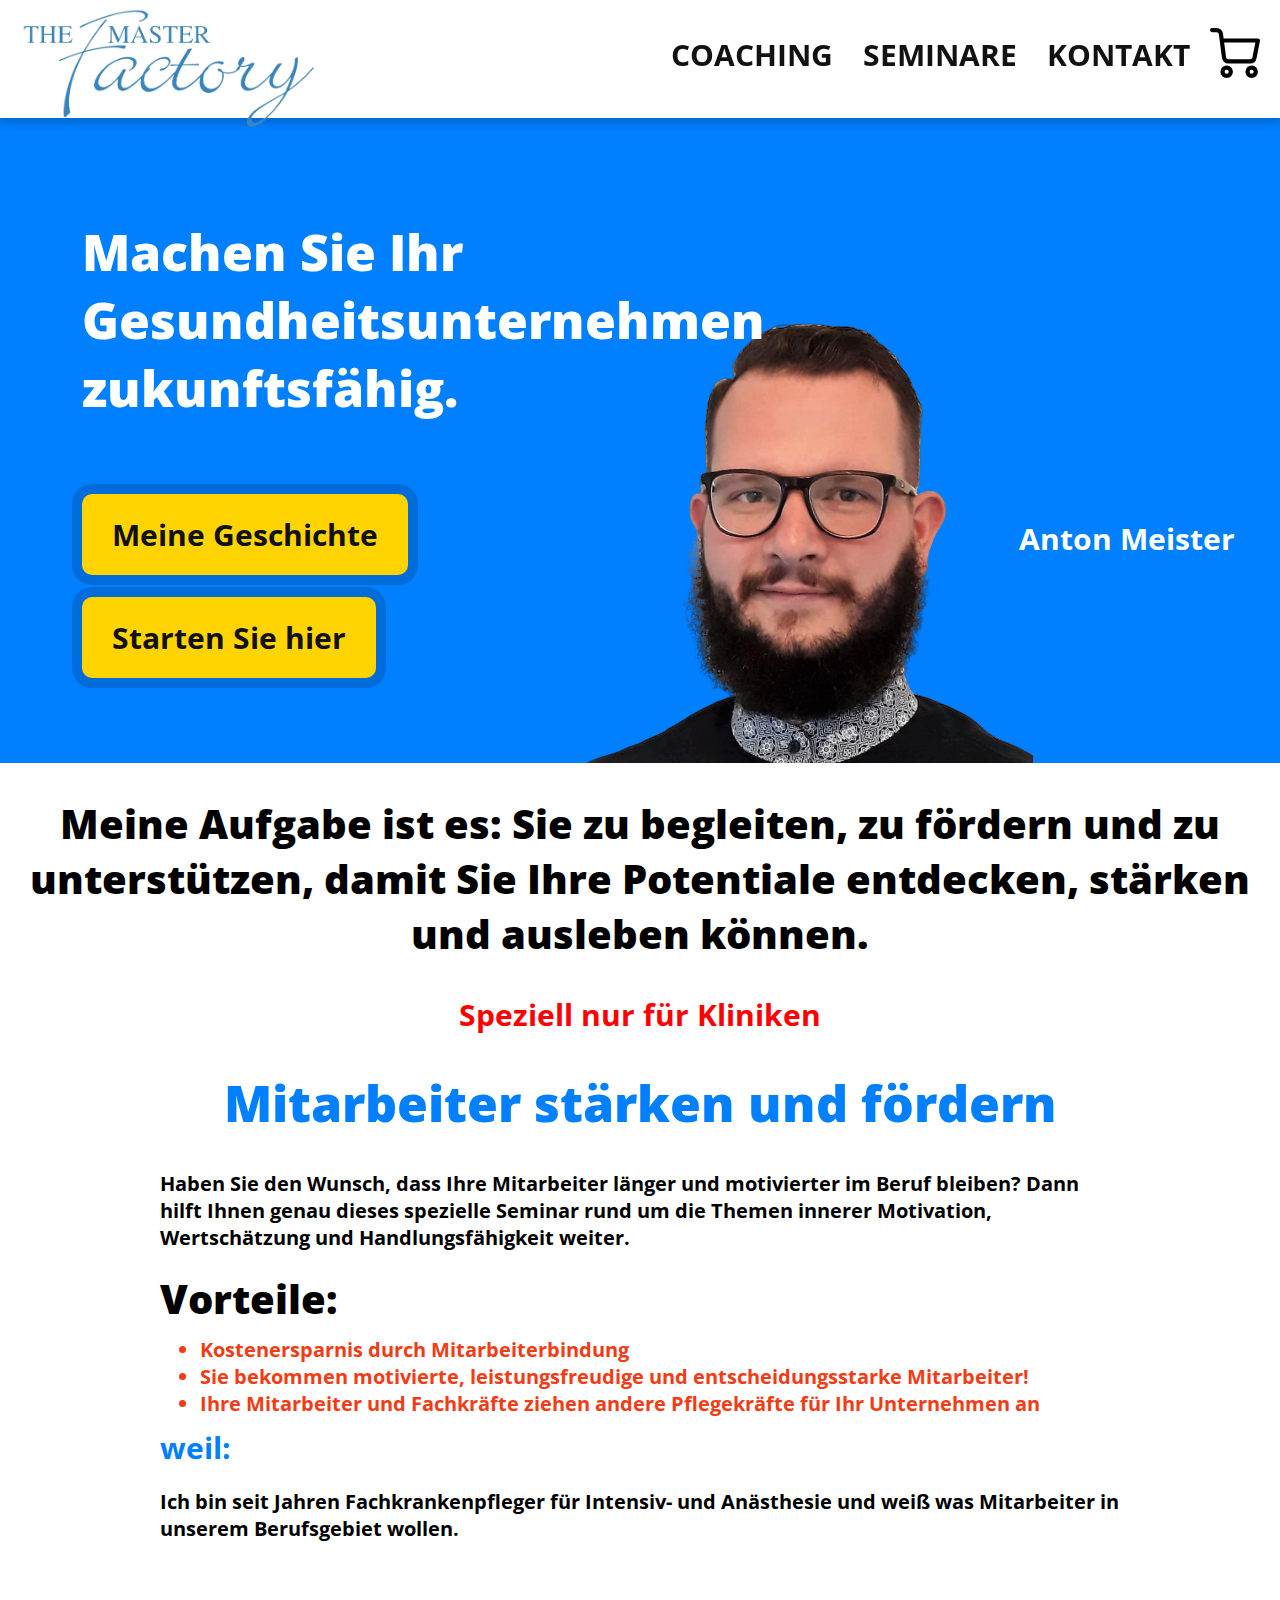
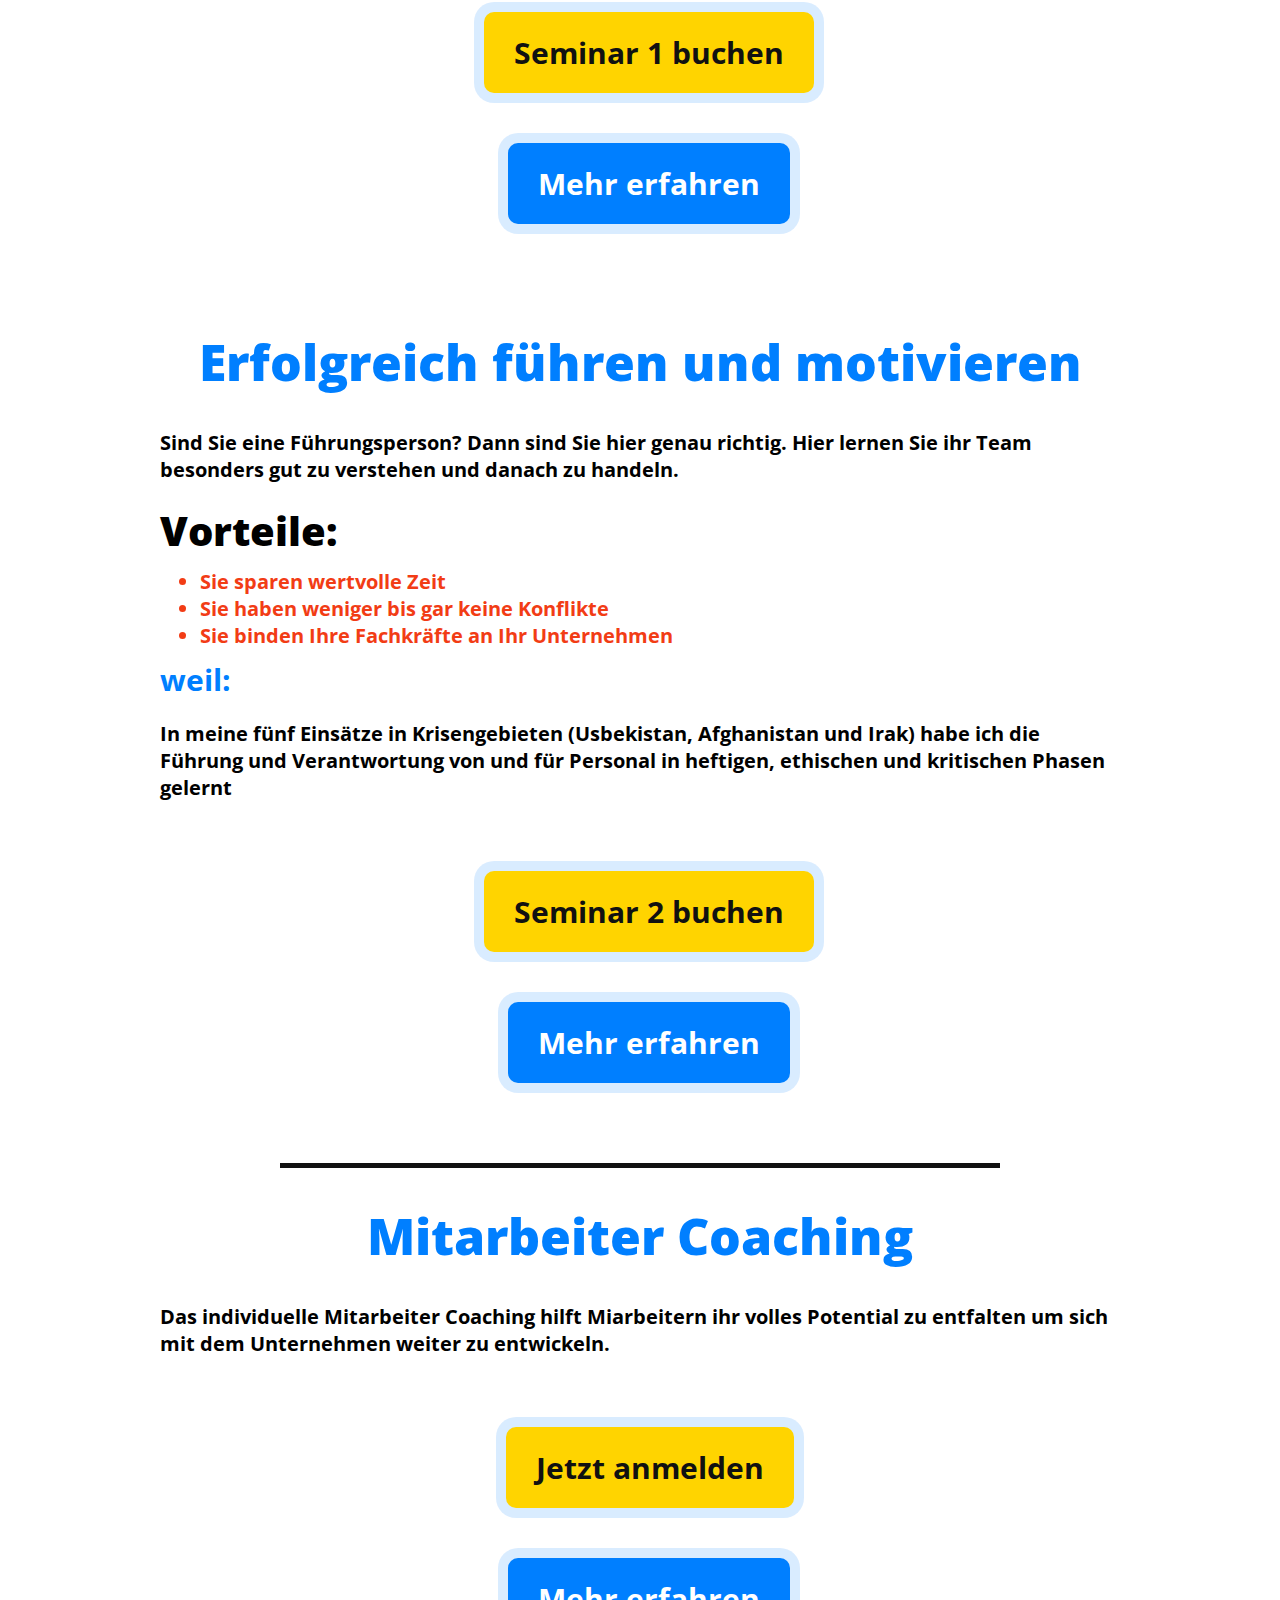
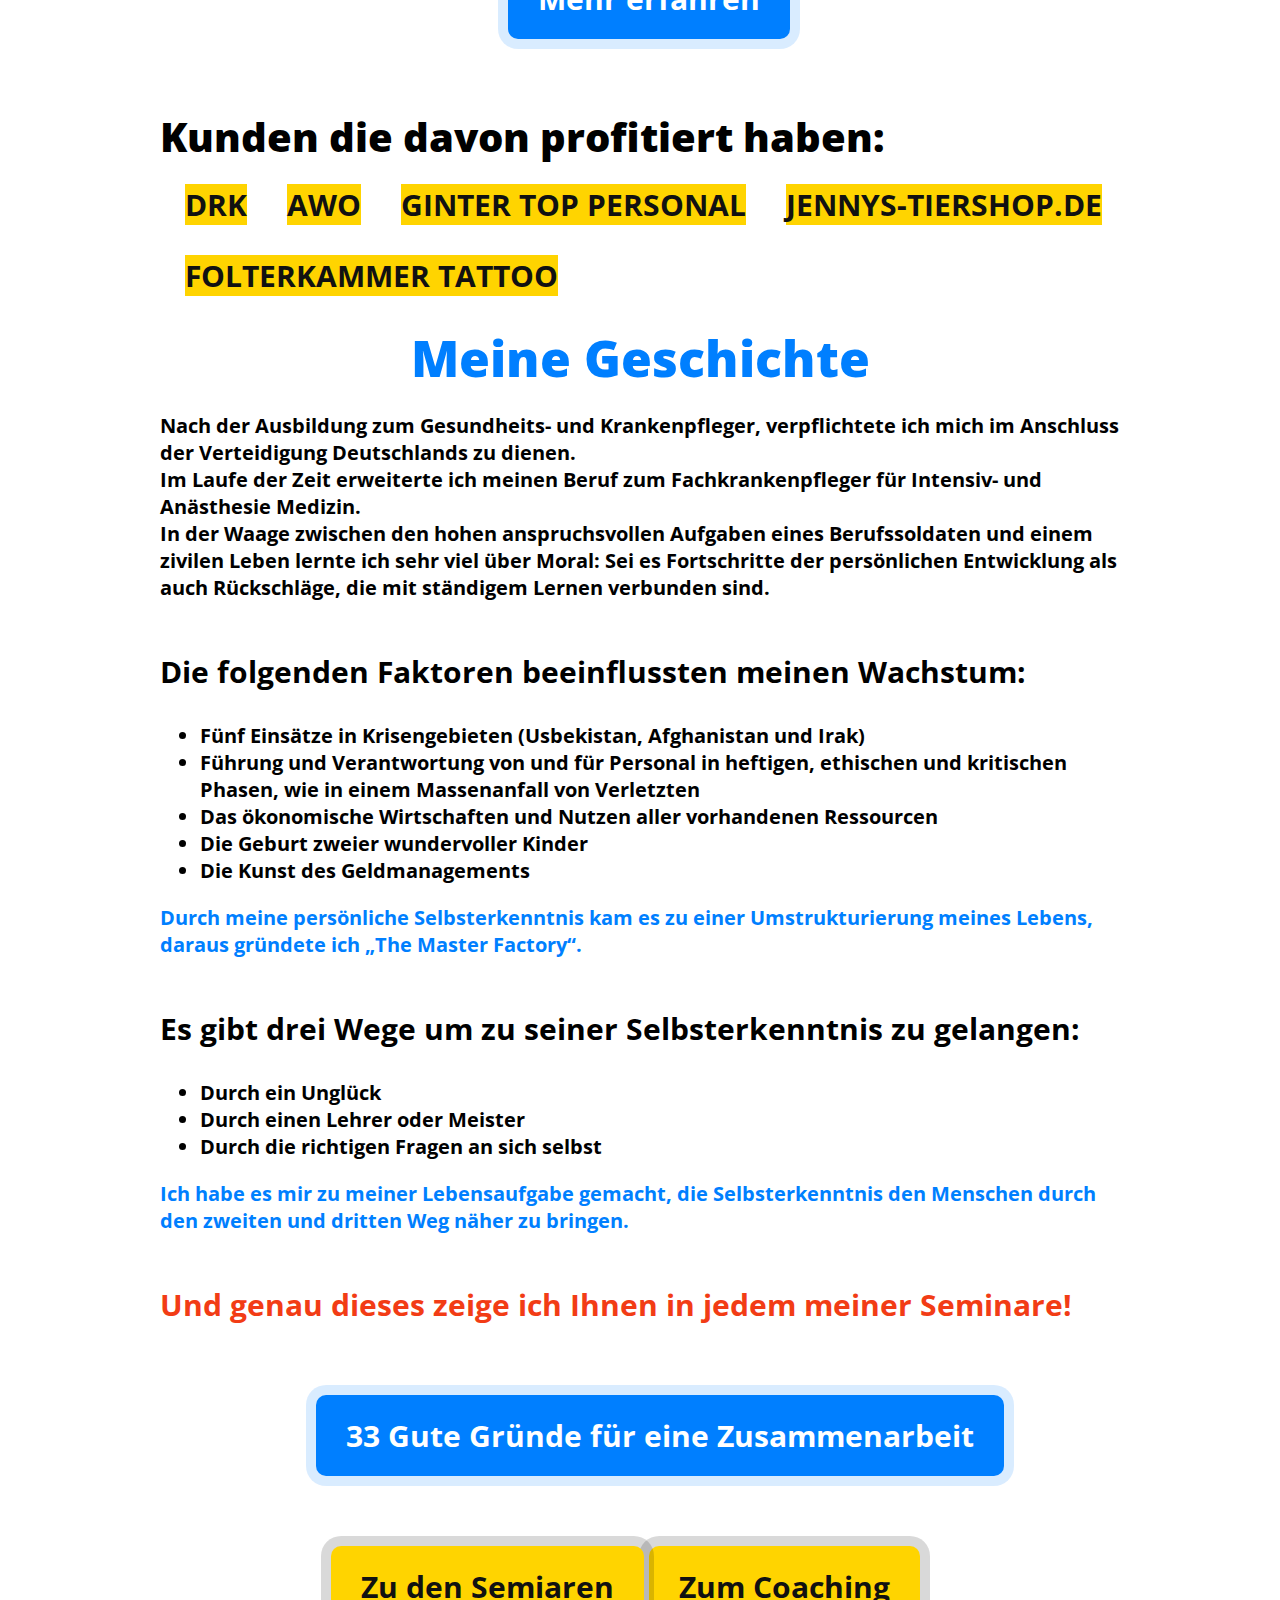
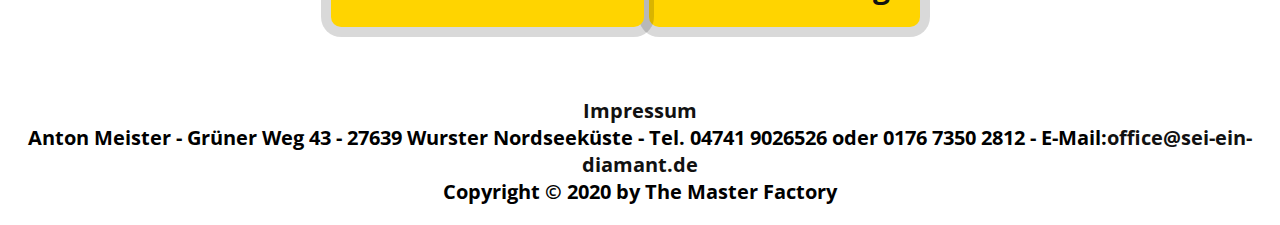
<file: index.html>
<!DOCTYPE html>
<html>
<head>
	<meta name="google-site-verification" content="m4A-97sfaJcmwyA9k1h8DuiLmpRAgL2ss04mnO3Z4fM">
	<meta charset="UTF-8">

	<meta name="keywords" content="Anton Meister, Harri Braas, Cuxhaven, Wurster Nordseeküste, The Master Factory, Meister, Meisterstück, Trainer, Diamant, Seminare, Coaching, Vorträge, 
Workshop, Persönlichkeitsentwicklung, Schlüssel, Diamant-Programm, Mitarbeiter fördern, Gesundheitsunternehmen, Leadership, Führungskräfte, Bereichsleitung, Krankenpflege, 
Altenpflege, Krankenschwester, Gesundheits- und Krankenpfleger/in, Reichtum, Wohlstand, Finanzwelt, Fortbildung für Gesundheitsunternehmen, Krankenhaus, Seniorenheim, Erfolg, 
Wertschätzung, Leidenschaft, Resilienz, Selbstwert, Selbsterkenntnis, Achtsamkeit, Motivation, Handlungsfähigkeit, Wachstum, Glück, Disziplin, Meisterstück, Deutschlandweit, 
Geldmanagement, Seminaragentur, Coaching für Mitarbeiter, Humor, Fortbildungspunkte, Innerklinische Fortbildung, offene Seminare, Geld, Fachkrankenpflege, Mentaler Trainer, 
Mitarbeiter binden, Lösungen, Fluktuation, Beruf, Entscheidung">

	<title>Anton Meister</title>

	<link rel="stylesheet" type="text/css" href="style.css">
	<link rel="icon" href="img/logo2.png">
</head>
<body>
<nav>
	<a href="index.html" class="logo">Logo</a>
	<a href="copeCart.html" class="warenkorb">Warenkorb</a>
	<ul>
		<li><a href="Kontakt.html">Kontakt</a></li>
		<li><a href="Seminare.html">Seminare</a></li>
		<li><a href="Coaching.html">Coaching</a></li>
		</ul>
</nav>

<div class="header">
	<div class="name">Anton Meister</div>
	<h1>Machen Sie Ihr<br> Gesundheitsunternehmen<br> zukunftsfähig.</h1>
	<div class="bild5" alt="Anton Meister"></div>

	
    
	
	

	<a href="#meine-geschichte" class="cta1">Meine Geschichte</a>
	<a href="#lerne-von-mir" class="cta1 alt">Starten Sie hier</a>
</div>

<div id="lerne-von-mir"></div>
<div class="pap">
	<h2>Meine Aufgabe ist es: Sie zu begleiten, zu fördern und zu unterstützen, damit Sie Ihre Potentiale entdecken, stärken und ausleben können.</h2>
	
</div>




<div class="wrapper">

	<div class="seminare">

		<h3>Speziell nur für Kliniken</h3>

		<h1>Mitarbeiter stärken und fördern</h1>
	
		<p>Haben Sie den Wunsch, dass Ihre Mitarbeiter länger und motivierter im Beruf bleiben? Dann hilft Ihnen genau dieses spezielle Seminar rund um die Themen innerer Motivation, Wertschätzung und Handlungsfähigkeit weiter.</p>
		<h2>Vorteile:</h2>
		<ul class="vorteile">
			<li>Kostenersparnis durch Mitarbeiterbindung</li>
			<li>Sie bekommen motivierte, leistungsfreudige und entscheidungsstarke Mitarbeiter!</li>
			<li>Ihre Mitarbeiter und Fachkräfte ziehen andere Pflegekräfte für Ihr Unternehmen an</li>
		</ul> 
		<h3 class="weil">weil:</h3>
		<p>Ich bin seit Jahren Fachkrankenpfleger für Intensiv- und Anästhesie und weiß was Mitarbeiter in unserem Berufsgebiet wollen.</p>
		<button class="cta1 alt2" onclick="showPopup();">Seminar 1 buchen</button>
		<a href="Seminare.html" class="cta2">Mehr erfahren</a>

		<h1>Erfolgreich führen und motivieren</h1>

		<p>Sind Sie eine Führungsperson? Dann sind Sie hier genau richtig. Hier lernen Sie ihr Team besonders gut zu verstehen und danach zu handeln.</p>
		<h2>Vorteile:</h2>
		<ul class="vorteile">
			<li>Sie sparen wertvolle Zeit</li>
			<li>Sie haben weniger bis gar keine Konflikte </li>
			<li>Sie binden Ihre Fachkräfte an Ihr Unternehmen</li>
		</ul> 
		<h3 class="weil">weil:</h3>
		<p>In meine fünf Einsätze in Krisengebieten (Usbekistan, Afghanistan und Irak) habe ich die Führung und Verantwortung von und für Personal in heftigen, ethischen und kritischen Phasen gelernt</p>
		<button class="cta1 alt2" onclick="showPopup();">Seminar 2 buchen</button>
		<a href="Seminare.html" class="cta2">Mehr erfahren</a>

		<!-- hier könnte Seminar 3 stehen -->
		<div class="sep"></div>
		<h1>Mitarbeiter Coaching</h1> 

		<p>Das individuelle Mitarbeiter Coaching hilft Miarbeitern ihr volles Potential zu entfalten um sich mit dem Unternehmen weiter zu entwickeln.</p>

		<button class="cta1 alt2" onclick="showPopup();" id="anmelden"> Jetzt anmelden</button>
		
		<a href="Coaching.html" class="cta2">Mehr erfahren</a>

		<h2>Kunden die davon profitiert haben:</h2>
		<ul class="kunden">
		<li><a href="https://www.drk.de/">DRK</a></li>
		<li><a href="https://www.awointernational.de/de.html">AWO</a></li>
		<li><a href=https://zeitarbeit-ginter.de/>Ginter Top Personal</a></li>
		<li><a href="https://www.jennys-tiershop.de/">Jennys-Tiershop.de</a></li>
		<li><a href="https://www.facebook.com/Folterkammerink/">Folterkammer Tattoo</a></li>
		
		</ul>

	</div>

	<div id="meine-geschichte"></div>
	<div class="meine-geschichte">

		<h1>Meine Geschichte</h1>

		

		<p>Nach der Ausbildung zum Gesundheits- und Krankenpfleger, verpflichtete ich mich im Anschluss der Verteidigung Deutschlands zu dienen.<br>

		Im Laufe der Zeit erweiterte ich meinen Beruf zum Fachkrankenpfleger für Intensiv- und Anästhesie Medizin.<br>

		In der Waage zwischen den hohen anspruchsvollen Aufgaben eines Berufssoldaten und einem zivilen Leben lernte ich sehr viel über Moral: Sei es Fortschritte der persönlichen Entwicklung als auch Rückschläge, die mit ständigem Lernen verbunden sind.</p>

		<h3>Die folgenden Faktoren beeinflussten meinen Wachstum:</h3> 
		<ul>
			<li>Fünf Einsätze in Krisengebieten (Usbekistan, Afghanistan und Irak)</li>
			<li>Führung und Verantwortung von und für Personal in heftigen, ethischen und kritischen Phasen, wie in einem Massenanfall von Verletzten</li>
			<li>Das ökonomische Wirtschaften und Nutzen aller vorhandenen Ressourcen</li>
			<li>Die Geburt zweier wundervoller Kinder</li>
			<li>Die Kunst des Geldmanagements</li>
		</ul>
		
		<p><span class="span2">Durch meine persönliche Selbsterkenntnis kam es zu einer Umstrukturierung meines Lebens, daraus gründete ich „The Master Factory“.</span></p>

		<h3>Es gibt drei Wege um zu seiner Selbsterkenntnis zu gelangen:</h3>
		<ul>
			<li>Durch ein Unglück</li>
			<li>Durch einen Lehrer oder Meister</li>
			<li>Durch die richtigen Fragen an sich selbst</li>
		</ul>
		
		<p><span class="span2">Ich habe es mir zu meiner Lebensaufgabe gemacht, die Selbsterkenntnis den Menschen durch den zweiten und dritten Weg näher zu bringen.</span></p>

		<p><span class="span1">Und genau dieses zeige ich Ihnen in jedem meiner Seminare!</span></p>

		<a href="gruende.pdf" class="cta2">33 Gute Gründe für<wbr> eine Zusammenarbeit</a>

		<a href="Seminare.html" class="cta1" id="zu-den-seminaren">Zu den Semiaren</a>
		<a href="Coaching.html" class="cta1 alt" id="zum-choching">Zum Coaching</a>

	</div>
</div>

<footer>
	<p><a href="impressum.html" class="imp">Impressum</a><br>Anton Meister - Grüner Weg 43 - 27639  Wurster Nordseeküste - Tel. 04741 9026526 oder 0176 7350 2812 - E-Mail:<a href="mailto:office@sei-ein-diamant.de" class="imp">office@sei-ein-diamant.de</a><br>Copyright © 2020 by The Master Factory</p>
</footer>

<div class="popup" id="popup">
	<div class="blanket"></div>
	<div class="content">
		<h2>Bitte geben Sie Ihre Daten ein</h2>
		<form action="formmailer.php" method="post">
			<div class="row">
			<div class="item">
			<label for="Vorname">Vorname</label>
			<input type="text" placeholder="Vorname" id="Vorname" name="Vorname">
			</div>
			<div class="item">
			<label for="Nachname">Nachname</label>
			<input type="text" placeholder="Nachname" id="Nachname" name="Nachname">
			</div>
			</div>
			<div class="row">
			<div class="item">
			<label for="Email">Email</label>
			<input type="text" placeholder="Email" id="Email" name="Email"> 
			</div>
			<div class="item">
			<label for="Postzleizahl">Postzleizahl</label>
			<input type="text" placeholder="PLZ" id="Postzleizahl" name="Postzleizahl">
			</div>
			</div>
			<div class="row">
			<div class="item">
			<label for="Telefon">Telefon</label>
			<input type="text" placeholder="Telefonnummer" id="Telefon" name="Telefon"> 
			</div>
			</div>
			<div class="row">
			<div class="item2">
			<label for="Coaching">Coaching</label>
			<input type="checkbox" id="Coaching" name="Coaching" value="ausgewählt"> 
			</div>
			<div class="item2">
			<label for="Seminar1">Seminar1</label>
			<input type="checkbox" id="Seminar1" name="Seminar1" value="ausgewählt">
			</div>
			<div class="item2">
			<label for="Seminar2">Seminar2</label>
			<input type="checkbox" id="Seminar2" name="Seminar2" value="ausgewählt">
			</div>
			<div class="item2">
			<label for="Seminar3">Seminar3</label>
			<input type="checkbox" id="Seminar3" name="Seminar3" value="ausgewählt">
			</div>
			</div>
			<button class="submit">Fertig</button>
		</form>
			<button class="close" onclick="hidePopup();"> Close</button>
	</div>
</div>


<script src="script.js" type="text/javascript"></script>


</body>
</html>
</file>
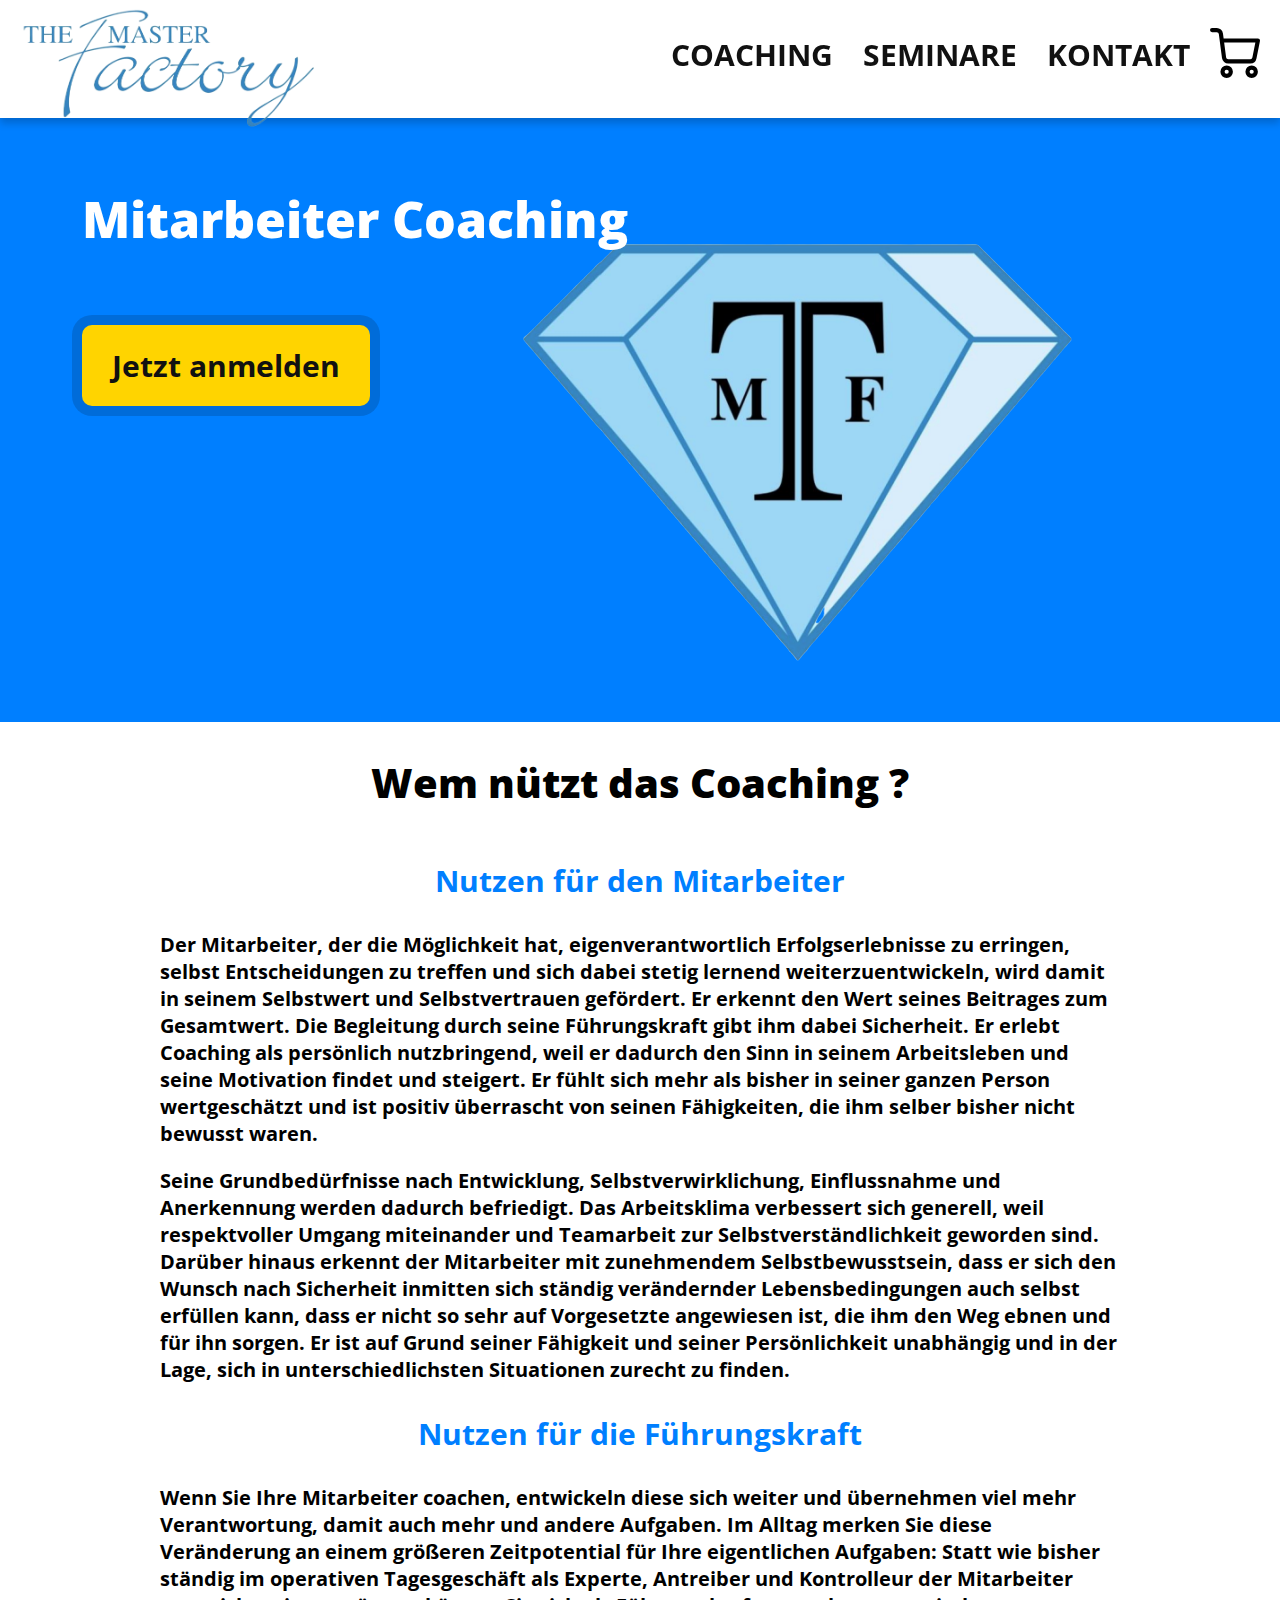
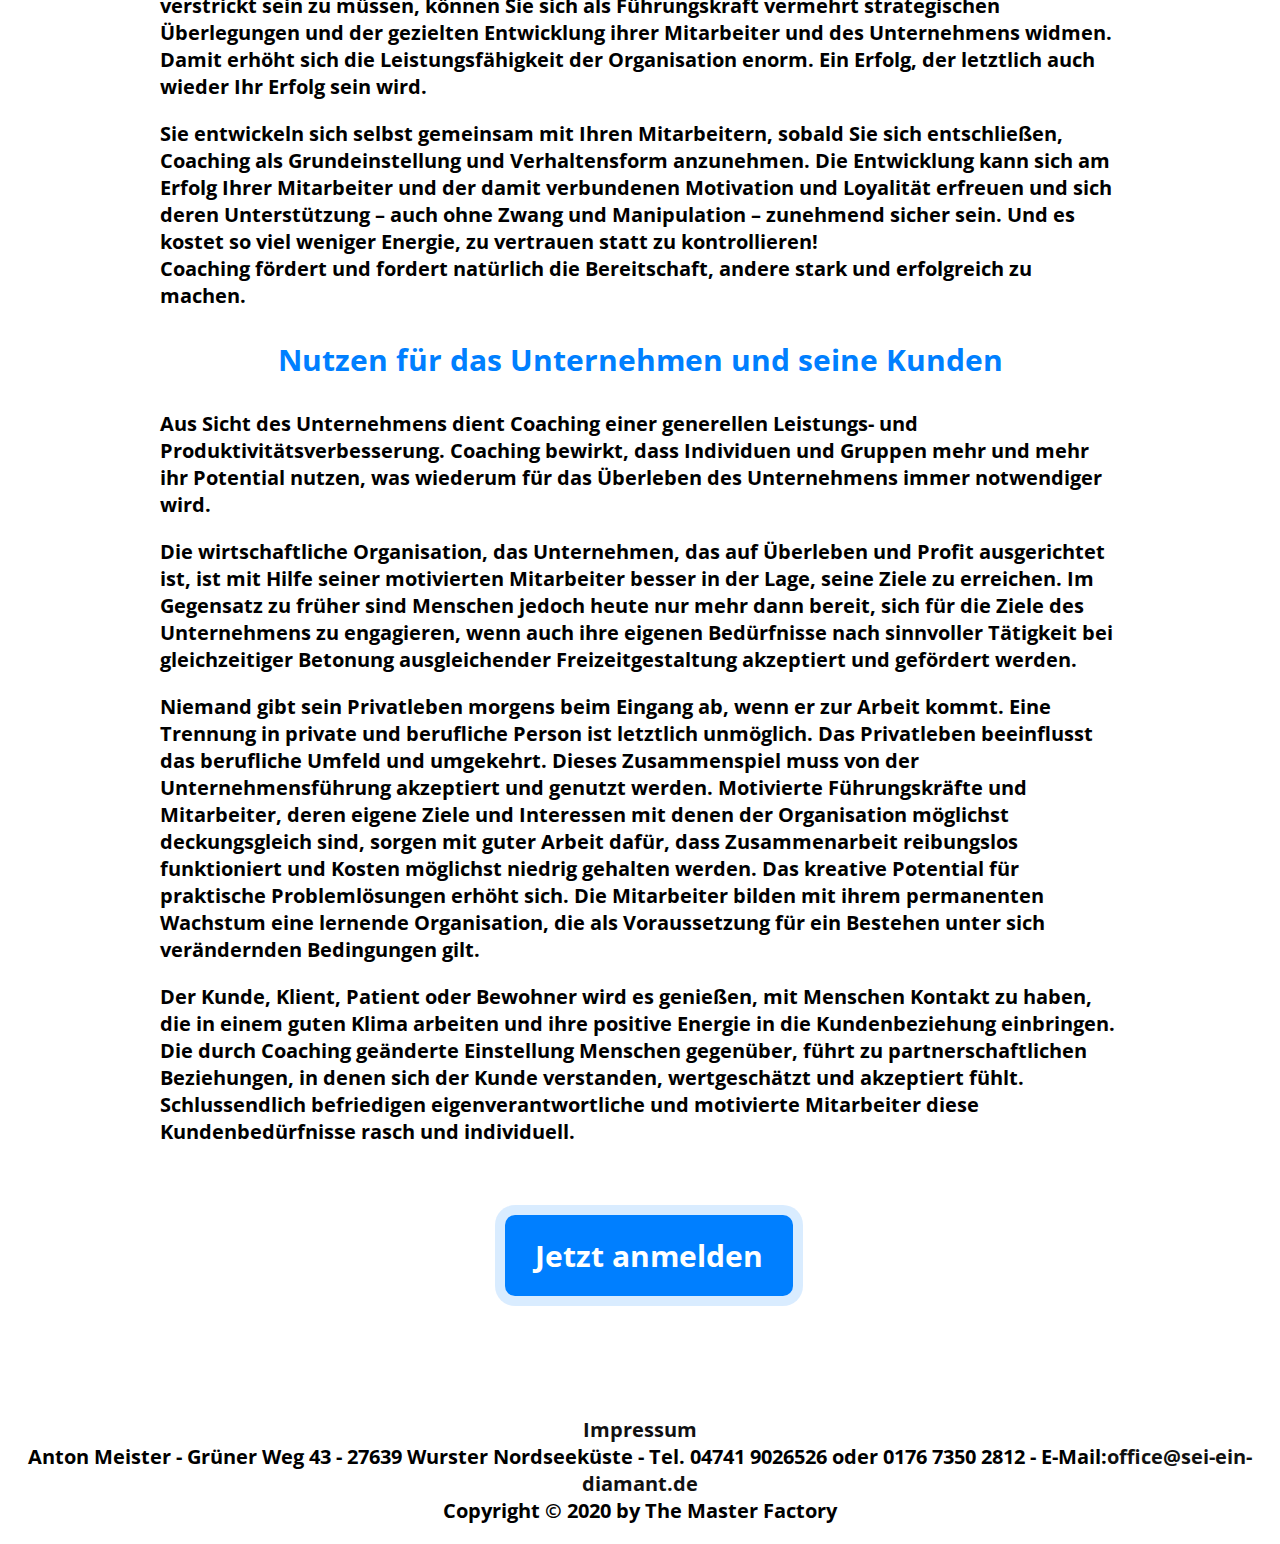
<file: Coaching.html>
<!DOCTYPE html>
<html>
<head>
	<meta name="google-site-verification" content="m4A-97sfaJcmwyA9k1h8DuiLmpRAgL2ss04mnO3Z4fM">
	<meta charset="UTF-8">
	
	<meta name="keywords" content="Anton Meister, Harri Braas, Cuxhaven, Wurster Nordseeküste, The Master Factory, Meister, Meisterstück, Trainer, Diamant, Seminare, Coaching, Vorträge, 
Workshop, Persönlichkeitsentwicklung, Schlüssel, Diamant-Programm, Mitarbeiter fördern, Gesundheitsunternehmen, Leadership, Führungskräfte, Bereichsleitung, Krankenpflege, 
Altenpflege, Krankenschwester, Gesundheits- und Krankenpfleger/in, Reichtum, Wohlstand, Finanzwelt, Fortbildung für Gesundheitsunternehmen, Krankenhaus, Seniorenheim, Erfolg, 
Wertschätzung, Leidenschaft, Resilienz, Selbstwert, Selbsterkenntnis, Achtsamkeit, Motivation, Handlungsfähigkeit, Wachstum, Glück, Disziplin, Meisterstück, Deutschlandweit, 
Geldmanagement, Seminaragentur, Coaching für Mitarbeiter, Humor, Fortbildungspunkte, Innerklinische Fortbildung, offene Seminare, Geld, Fachkrankenpflege, Mentaler Trainer, 
Mitarbeiter binden, Lösungen, Fluktuation, Beruf, Entscheidung">

	<title>Anton Meister</title>

	<link rel="stylesheet" type="text/css" href="style.css">
	<link rel="icon" href="img/logo2.png">
</head>
<body>

<nav>
	<a href="index.html" class="logo">Logo</a>
	<a href="copeCart.html" class="warenkorb">Warenkorb</a>
	<ul>
		<li><a href="Kontakt.html">Kontakt</a></li>
		<li><a href="Seminare.html">Seminare</a></li>
		<li><a href="Coaching.html">Coaching</a></li>
		</ul>
</nav>


<div class="coaching">
	<div class="header">
		<h1>Mitarbeiter Coaching</h1>
		<!-- <h1>Sei ein Diamant Coaching</h1> -->
		<div class="bild6"></div>
		<button class="cta1" onclick="showPopup();"> Jetzt anmelden</button>
		
	</div>


	<div class="wrapper">
	
		<h2>Wem nützt das Coaching ?</h2>
		
		<h3>Nutzen für den Mitarbeiter</h3>
		<p>Der Mitarbeiter, der die Möglichkeit hat, eigenverantwortlich Erfolgserlebnisse zu erringen, selbst Entscheidungen zu treffen und sich dabei stetig lernend weiterzuentwickeln, wird damit in seinem Selbstwert und Selbstvertrauen gefördert. Er erkennt den Wert seines Beitrages zum Gesamtwert. Die Begleitung durch seine Führungskraft gibt ihm dabei Sicherheit. Er erlebt Coaching als persönlich nutzbringend, weil er dadurch den Sinn in seinem Arbeitsleben und seine Motivation findet und steigert. Er fühlt sich mehr als bisher in seiner ganzen Person wertgeschätzt und ist positiv überrascht von seinen Fähigkeiten, die ihm selber bisher nicht bewusst waren.</p>
		<p>Seine Grundbedürfnisse nach Entwicklung, Selbstverwirklichung, Einflussnahme und Anerkennung werden dadurch befriedigt. Das Arbeitsklima verbessert sich generell, weil respektvoller Umgang miteinander und Teamarbeit zur Selbstverständlichkeit geworden sind. Darüber hinaus erkennt der Mitarbeiter mit zunehmendem Selbstbewusstsein, dass er sich den Wunsch nach Sicherheit inmitten sich ständig verändernder Lebensbedingungen auch selbst erfüllen kann, dass er nicht so sehr auf Vorgesetzte angewiesen ist, die ihm den Weg ebnen und für ihn sorgen. Er ist auf Grund seiner Fähigkeit und seiner Persönlichkeit unabhängig und in der Lage, sich in unterschiedlichsten Situationen zurecht zu finden.</p>

		<h3>Nutzen für die Führungskraft</h3>
		<p>Wenn Sie Ihre Mitarbeiter coachen, entwickeln diese sich weiter und übernehmen viel mehr Verantwortung, damit auch mehr und andere Aufgaben. Im Alltag merken Sie diese Veränderung an einem größeren Zeitpotential für Ihre eigentlichen Aufgaben: Statt wie bisher ständig im operativen Tagesgeschäft als Experte, Antreiber und Kontrolleur der Mitarbeiter verstrickt sein zu müssen, können Sie sich als Führungskraft vermehrt strategischen Überlegungen und der gezielten Entwicklung ihrer Mitarbeiter und des Unternehmens widmen. Damit erhöht sich die Leistungsfähigkeit der Organisation enorm. Ein Erfolg, der letztlich auch wieder Ihr Erfolg sein wird.</p>
		<p>Sie entwickeln sich selbst gemeinsam mit Ihren Mitarbeitern, sobald Sie sich entschließen, Coaching als Grundeinstellung und Verhaltensform anzunehmen. Die Entwicklung kann sich am Erfolg Ihrer Mitarbeiter und der damit verbundenen Motivation und Loyalität erfreuen und sich deren Unterstützung – auch ohne Zwang und Manipulation – zunehmend sicher sein. Und es kostet so viel weniger Energie, zu vertrauen statt zu kontrollieren!<br>
		Coaching fördert und fordert natürlich die Bereitschaft, andere stark und erfolgreich zu machen.</p>

		<h3>Nutzen für das Unternehmen und seine Kunden</h3>
		<p>Aus Sicht des Unternehmens dient Coaching einer generellen Leistungs- und Produktivitätsverbesserung. Coaching bewirkt, dass Individuen und Gruppen mehr und mehr ihr Potential nutzen, was wiederum für das Überleben des Unternehmens immer notwendiger wird.</p>
		<p>Die wirtschaftliche Organisation, das Unternehmen, das auf Überleben und Profit ausgerichtet ist, ist mit Hilfe seiner motivierten Mitarbeiter besser in der Lage, seine Ziele zu erreichen. Im Gegensatz zu früher sind Menschen jedoch heute nur mehr dann bereit, sich für die Ziele des Unternehmens zu engagieren, wenn auch ihre eigenen Bedürfnisse nach sinnvoller Tätigkeit bei gleichzeitiger Betonung ausgleichender Freizeitgestaltung akzeptiert und gefördert werden.</p>
		<p>Niemand gibt sein Privatleben morgens beim Eingang ab, wenn er zur Arbeit kommt. Eine Trennung in private und berufliche Person ist letztlich unmöglich. Das Privatleben beeinflusst das berufliche Umfeld und umgekehrt. Dieses Zusammenspiel muss von der Unternehmensführung akzeptiert und genutzt werden.
		Motivierte Führungskräfte und Mitarbeiter, deren eigene Ziele und Interessen mit denen der Organisation möglichst deckungsgleich sind, sorgen mit guter Arbeit dafür, dass  Zusammenarbeit reibungslos funktioniert und Kosten möglichst niedrig gehalten werden. Das kreative Potential für praktische Problemlösungen erhöht sich. Die Mitarbeiter bilden mit ihrem permanenten Wachstum eine lernende Organisation, die als Voraussetzung für ein Bestehen unter sich verändernden Bedingungen gilt.</p>

		<p>Der Kunde, Klient, Patient oder Bewohner wird es genießen, mit Menschen Kontakt zu haben, die in einem guten Klima arbeiten und ihre positive Energie in die Kundenbeziehung einbringen. Die durch Coaching geänderte Einstellung Menschen gegenüber, führt zu partnerschaftlichen Beziehungen, in denen sich der Kunde verstanden, wertgeschätzt und akzeptiert fühlt. Schlussendlich befriedigen eigenverantwortliche und motivierte Mitarbeiter diese Kundenbedürfnisse rasch und individuell.</p>

		<button class="cta2" onclick="showPopup();"> Jetzt anmelden</button>

		

	</div>
</div>

<footer>
	<p><a href="impressum.html" class="imp">Impressum</a><br>Anton Meister - Grüner Weg 43 - 27639  Wurster Nordseeküste - Tel. 04741 9026526 oder 0176 7350 2812 - E-Mail:<a href="mailto:office@sei-ein-diamant.de" class="imp">office@sei-ein-diamant.de</a><br>Copyright © 2020 by The Master Factory</p>
</footer>

<div class="popup" id="popup">
	<div class="blanket"></div>
	<div class="content">
		<h2>Bitte geben Sie Ihre Daten ein</h2>
		<form action="formmailer.php" method="post">
			<div class="row">
			<div class="item">
			<label for="Vorname">Vorname</label>
			<input type="text" placeholder="Vorname" id="Vorname" name="Vorname">
			</div>
			<div class="item">
			<label for="Nachname">Nachname</label>
			<input type="text" placeholder="Nachname" id="Nachname" name="Nachname">
			</div>
			</div>
			<div class="row">
			<div class="item">
			<label for="Email">Email</label>
			<input type="text" placeholder="Email" id="Email" name="Email"> 
			</div>
			<div class="item">
			<label for="Postzleizahl">Postzleizahl</label>
			<input type="text" placeholder="PLZ" id="Postzleizahl" name="Postzleizahl">
			</div>
			</div>
			<div class="row">
			<div class="item">
			<label for="Telefon">Telefon</label>
			<input type="text" placeholder="Telefonnummer" id="Telefon" name="Telefon"> 
			</div>
			</div>
			<div class="row">
			<div class="item2">
			<label for="Coaching">Coaching</label>
			<input type="checkbox" id="Coaching" name="Coaching" value="ausgewählt"> 
			</div>
			<div class="item2">
			<label for="Seminar1">Seminar1</label>
			<input type="checkbox" id="Seminar1" name="Seminar1" value="ausgewählt">
			</div>
			<div class="item2">
			<label for="Seminar2">Seminar2</label>
			<input type="checkbox" id="Seminar2" name="Seminar2" value="ausgewählt">
			</div>
			<div class="item2">
			<label for="Seminar3">Seminar3</label>
			<input type="checkbox" id="Seminar3" name="Seminar3" value="ausgewählt">
			</div>
			</div>
			<button class="submit">Fertig</button>
		</form>
			<button class="close" onclick="hidePopup();"> Close</button>
	</div>
</div>


<script src="script.js" type="text/javascript"></script>

</body>
</html>
</file>
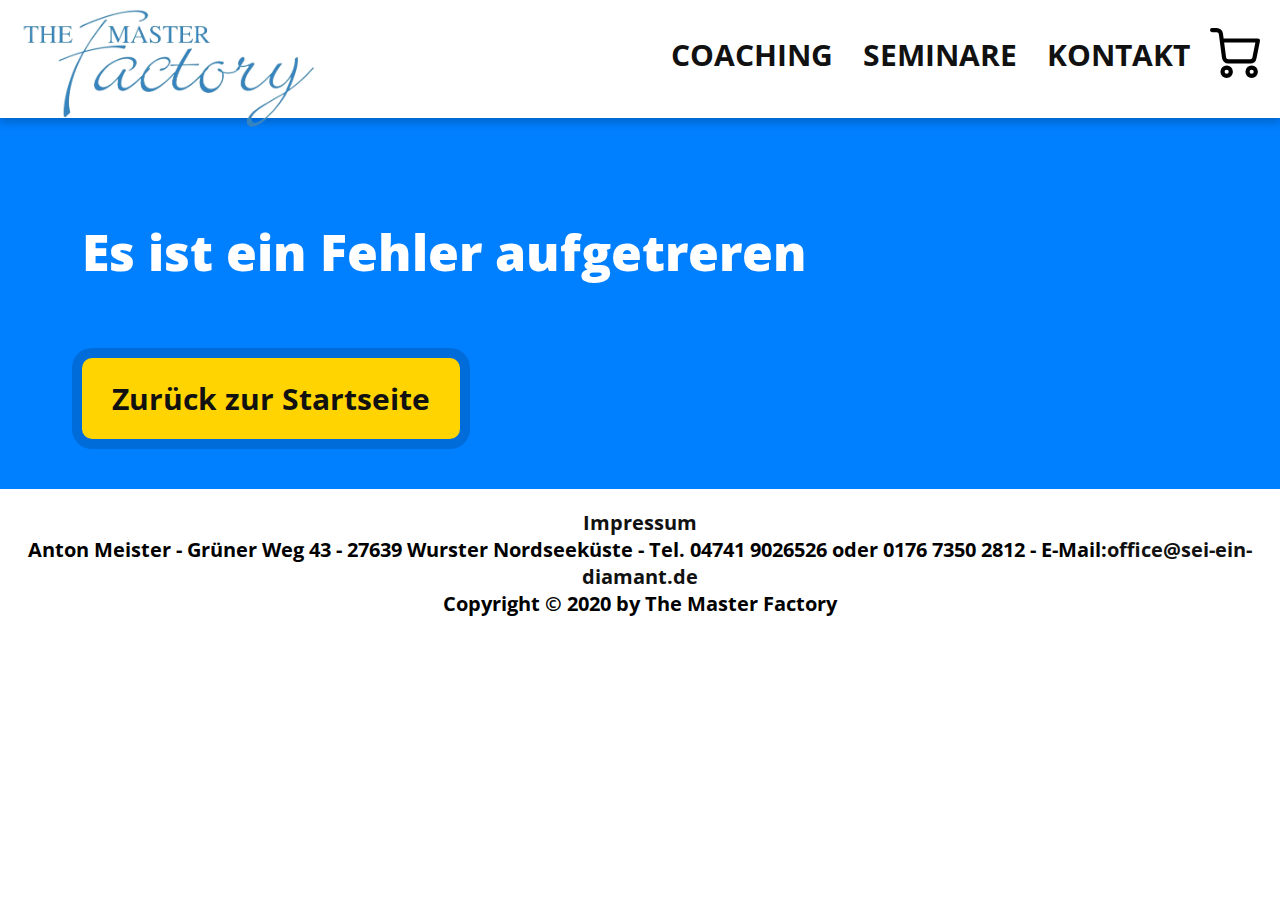
<file: fehler.html>
<!DOCTYPE html>
<html>
<head>
	<meta name="google-site-verification" content="m4A-97sfaJcmwyA9k1h8DuiLmpRAgL2ss04mnO3Z4fM">
	<meta charset="UTF-8">

	<meta name="keywords" content="Anton Meister, Harri Braas, Cuxhaven, Wurster Nordseeküste, The Master Factory, Meister, Meisterstück, Trainer, Diamant, Seminare, Coaching, Vorträge, 
Workshop, Persönlichkeitsentwicklung, Schlüssel, Diamant-Programm, Mitarbeiter fördern, Gesundheitsunternehmen, Leadership, Führungskräfte, Bereichsleitung, Krankenpflege, 
Altenpflege, Krankenschwester, Gesundheits- und Krankenpfleger/in, Reichtum, Wohlstand, Finanzwelt, Fortbildung für Gesundheitsunternehmen, Krankenhaus, Seniorenheim, Erfolg, 
Wertschätzung, Leidenschaft, Resilienz, Selbstwert, Selbsterkenntnis, Achtsamkeit, Motivation, Handlungsfähigkeit, Wachstum, Glück, Disziplin, Meisterstück, Deutschlandweit, 
Geldmanagement, Seminaragentur, Coaching für Mitarbeiter, Humor, Fortbildungspunkte, Innerklinische Fortbildung, offene Seminare, Geld, Fachkrankenpflege, Mentaler Trainer, 
Mitarbeiter binden, Lösungen, Fluktuation, Beruf, Entscheidung">

	<title>Anton Meister</title>

	<link rel="stylesheet" type="text/css" href="style.css">
	<link rel="icon" href="img/logo2.png">
</head>
<body>
<nav>
	<a href="index.html" class="logo">Logo</a>
	<a href="copeCart.html" class="warenkorb">Warenkorb</a>
	<ul>
		<li><a href="Kontakt.html">Kontakt</a></li>
		<li><a href="Seminare.html">Seminare</a></li>
		<li><a href="Coaching.html">Coaching</a></li>
		</ul>
</nav>

<div class="header">
	
	<h1>Es ist ein Fehler aufgetreren</h1>
	
	<a href="index.html" class="cta1 alt">Zurück zur Startseite</a>
</div>




<footer>
	<p><a href="impressum.html" class="imp">Impressum</a><br>Anton Meister - Grüner Weg 43 - 27639  Wurster Nordseeküste - Tel. 04741 9026526 oder 0176 7350 2812 - E-Mail:<a href="mailto:office@sei-ein-diamant.de" class="imp">office@sei-ein-diamant.de</a><br>Copyright © 2020 by The Master Factory</p>
</footer>

<div class="popup" id="popup">
	<div class="blanket"></div>
	<div class="content">
		<h2>Bitte geben Sie Ihre Daten ein</h2>
		<form action="formmailer.php" method="post">
			<div class="row">
			<div class="item">
			<label for="Vorname">Vorname</label>
			<input type="text" placeholder="Vorname" id="Vorname" name="Vorname">
			</div>
			<div class="item">
			<label for="Nachname">Nachname</label>
			<input type="text" placeholder="Nachname" id="Nachname" name="Nachname">
			</div>
			</div>
			<div class="row">
			<div class="item">
			<label for="Email">Email</label>
			<input type="text" placeholder="Email" id="Email" name="Email"> 
			</div>
			<div class="item">
			<label for="Postzleizahl">Postzleizahl</label>
			<input type="text" placeholder="PLZ" id="Postzleizahl" name="Postzleizahl">
			</div>
			</div>
			<button class="submit">Fertig</button>
		</form>
			<button class="close" onclick="hidePopup();"> Close</button>
	</div>
</div>

<script src="script.js" type="text/javascript"></script>

</body>
</html>
</file>
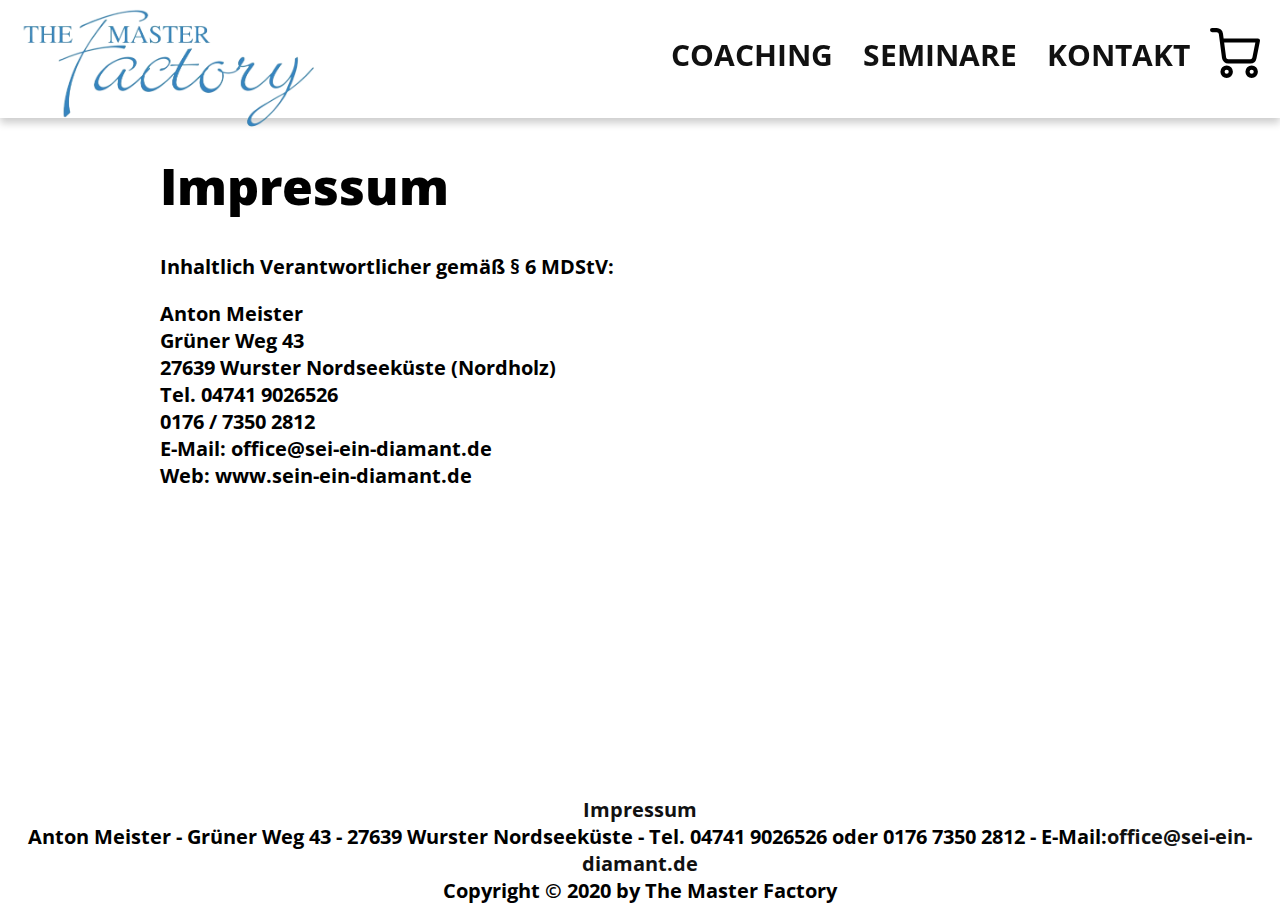
<file: Impressum.html>
<!DOCTYPE html>
<html>
<head>
	<meta name="google-site-verification" content="m4A-97sfaJcmwyA9k1h8DuiLmpRAgL2ss04mnO3Z4fM">
	<meta charset="UTF-8">
	
	<meta name="keywords" content="Anton Meister, Harri Braas, Cuxhaven, Wurster Nordseeküste, The Master Factory, Meister, Meisterstück, Trainer, Diamant, Seminare, Coaching, Vorträge, 
Workshop, Persönlichkeitsentwicklung, Schlüssel, Diamant-Programm, Mitarbeiter fördern, Gesundheitsunternehmen, Leadership, Führungskräfte, Bereichsleitung, Krankenpflege, 
Altenpflege, Krankenschwester, Gesundheits- und Krankenpfleger/in, Reichtum, Wohlstand, Finanzwelt, Fortbildung für Gesundheitsunternehmen, Krankenhaus, Seniorenheim, Erfolg, 
Wertschätzung, Leidenschaft, Resilienz, Selbstwert, Selbsterkenntnis, Achtsamkeit, Motivation, Handlungsfähigkeit, Wachstum, Glück, Disziplin, Meisterstück, Deutschlandweit, 
Geldmanagement, Seminaragentur, Coaching für Mitarbeiter, Humor, Fortbildungspunkte, Innerklinische Fortbildung, offene Seminare, Geld, Fachkrankenpflege, Mentaler Trainer, 
Mitarbeiter binden, Lösungen, Fluktuation, Beruf, Entscheidung">

	<title>Anton Meister</title>

	<link rel="stylesheet" type="text/css" href="style.css">
	<link rel="icon" href="img/logo2.png">
</head>
<body>

<nav>
	<a href="index.html" class="logo">Logo</a>
	<a href="copeCart.html" class="warenkorb">Warenkorb</a>
	<ul>
		<li><a href="Kontakt.html">Kontakt</a></li>
		<li><a href="Seminare.html">Seminare</a></li>
		<li><a href="Coaching.html">Coaching</a></li>
		</ul>
</nav>


<div class="impressum">
	<div class="wrapper">
		<h1>Impressum</h1>
		<p>Inhaltlich Verantwortlicher gemäß § 6 MDStV:</p>
		<p>Anton Meister<br>
		Grüner Weg 43<br>
		27639 Wurster Nordseeküste (Nordholz)<br>
		Tel. 04741 9026526<br>
		0176 / 7350 2812<br>
		E-Mail: office@sei-ein-diamant.de<br> 
		Web: www.sein-ein-diamant.de</p>
	</div>
</div>

<footer>
	<p><a href="impressum.html" class="imp">Impressum</a><br>Anton Meister - Grüner Weg 43 - 27639  Wurster Nordseeküste - Tel. 04741 9026526 oder 0176 7350 2812 - E-Mail:<a href="mailto:office@sei-ein-diamant.de" class="imp">office@sei-ein-diamant.de</a><br>Copyright © 2020 by The Master Factory</p>
</footer>
</body>
</html>
</file>
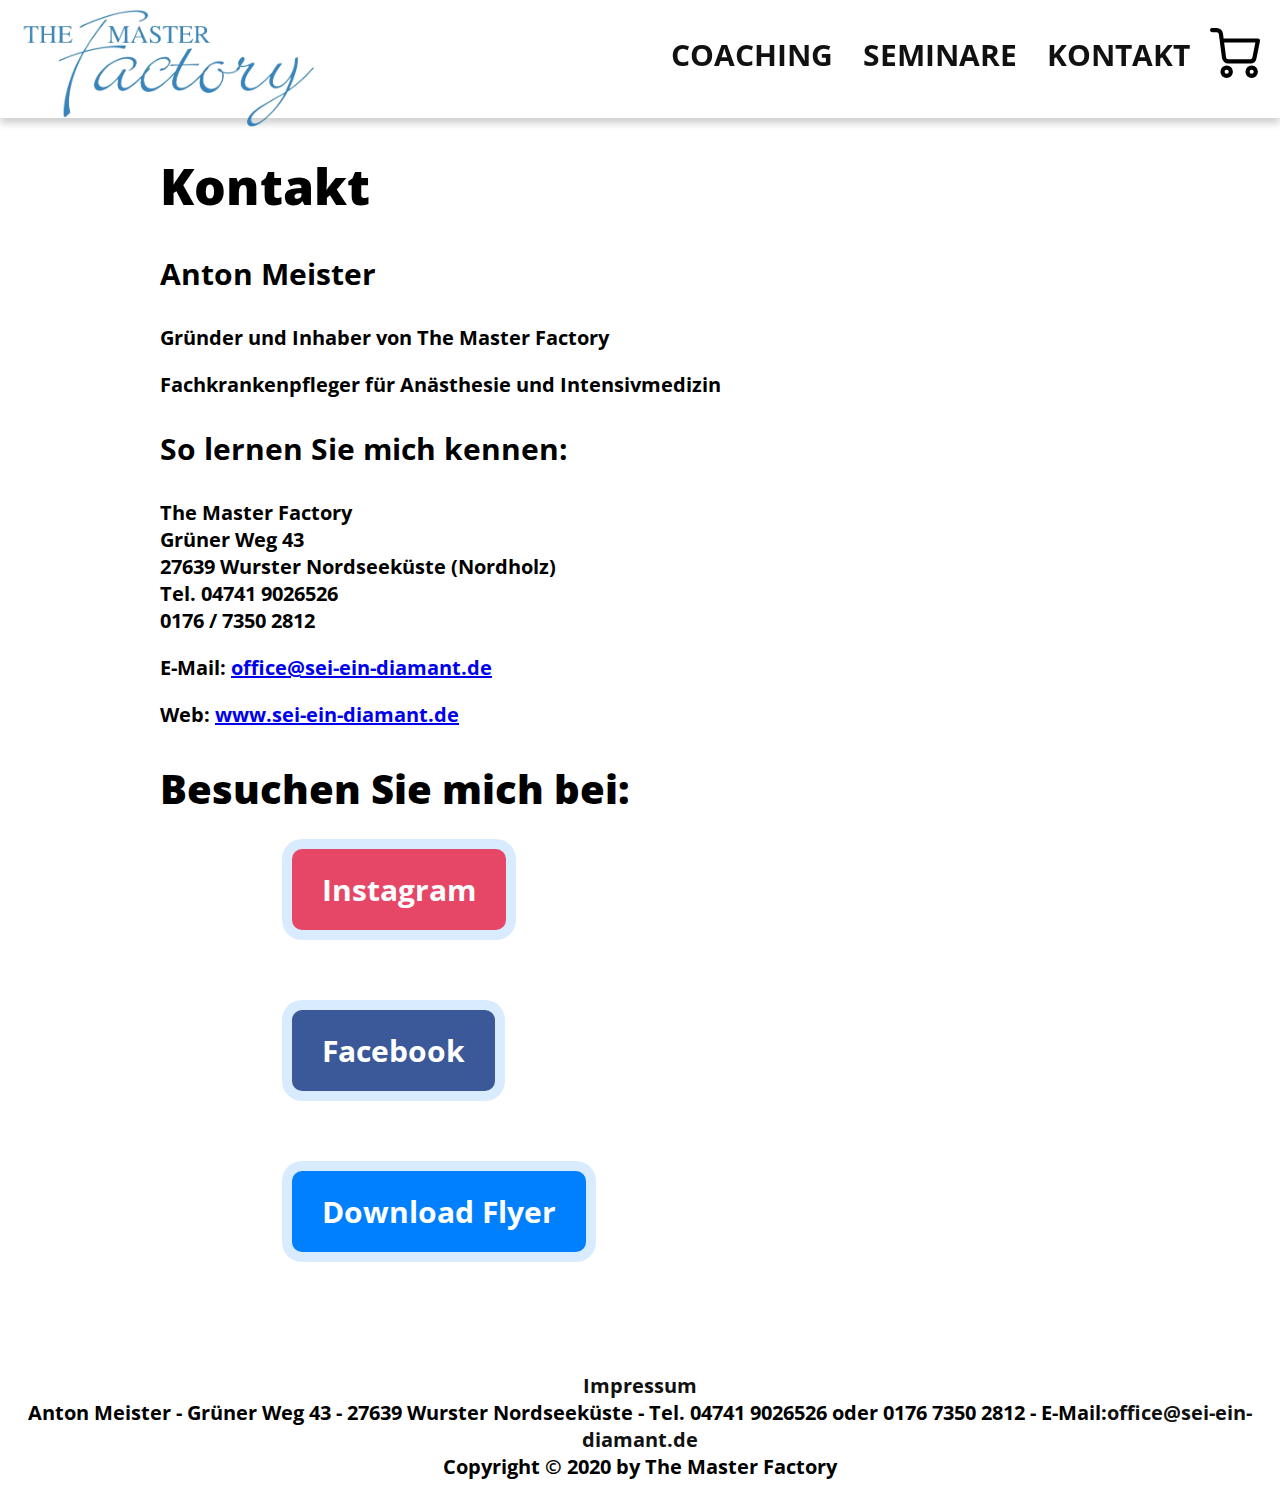
<file: Kontakt.html>
<!DOCTYPE html>
<html>
<head>
	<meta name="google-site-verification" content="m4A-97sfaJcmwyA9k1h8DuiLmpRAgL2ss04mnO3Z4fM">
	<meta charset="UTF-8">
	
	<meta name="keywords" content="Anton Meister, Harri Braas, Cuxhaven, Wurster Nordseeküste, The Master Factory, Meister, Meisterstück, Trainer, Diamant, Seminare, Coaching, Vorträge, 
Workshop, Persönlichkeitsentwicklung, Schlüssel, Diamant-Programm, Mitarbeiter fördern, Gesundheitsunternehmen, Leadership, Führungskräfte, Bereichsleitung, Krankenpflege, 
Altenpflege, Krankenschwester, Gesundheits- und Krankenpfleger/in, Reichtum, Wohlstand, Finanzwelt, Fortbildung für Gesundheitsunternehmen, Krankenhaus, Seniorenheim, Erfolg, 
Wertschätzung, Leidenschaft, Resilienz, Selbstwert, Selbsterkenntnis, Achtsamkeit, Motivation, Handlungsfähigkeit, Wachstum, Glück, Disziplin, Meisterstück, Deutschlandweit, 
Geldmanagement, Seminaragentur, Coaching für Mitarbeiter, Humor, Fortbildungspunkte, Innerklinische Fortbildung, offene Seminare, Geld, Fachkrankenpflege, Mentaler Trainer, 
Mitarbeiter binden, Lösungen, Fluktuation, Beruf, Entscheidung">

	<title>Anton Meister</title>

	<link rel="stylesheet" type="text/css" href="style.css">
	<link rel="icon" href="img/logo2.png">
</head>
<body>

<nav>
	<a href="index.html" class="logo">Logo</a>
	<a href="copeCart.html" class="warenkorb">Warenkorb</a>
	<ul>
		<li><a href="Kontakt.html">Kontakt</a></li>
		<li><a href="Seminare.html">Seminare</a></li>
		<li><a href="Coaching.html">Coaching</a></li>
		</ul>
</nav>


<div class="kontakt">

	<div class="wrapper">
		<h1>Kontakt</h1>

		<h3>Anton Meister</h3>

 		<p>Gründer und Inhaber von The Master Factory</p>
 		<p>Fachkrankenpfleger für Anästhesie und Intensivmedizin</p>

		<h3>So lernen Sie mich kennen:</h3>

		<p>The Master Factory<br>
		Grüner Weg 43<br>
		27639 Wurster Nordseeküste (Nordholz)<br>
		Tel. 04741 9026526<br>
		0176 / 7350 2812</p>

		<p>E-Mail: <a href="mailto:office@sei-ein-diamant.de">office@sei-ein-diamant.de</a></p>  
		<p>Web: <a href="http://www.sei-ein-diamant.de">www.sei-ein-diamant.de</a></p>

 	
 	 	<h2>Besuchen Sie mich bei:</h2>
		<ul>
	 		<li><a href="https://www.instagram.com/the__master__factory" class="ctaig">Instagram</a></li>

	 		<li><a href="http://www.facebook.com/anton-meister.10" class="ctafb">Facebook</a></li>

	 		<li><a href="Flyer.pdf" class="cta2">Download Flyer</a></li>

		</ul>

	</div>
</div>

<footer>
	<p><a href="impressum.html" class="imp">Impressum</a><br>Anton Meister - Grüner Weg 43 - 27639  Wurster Nordseeküste - Tel. 04741 9026526 oder 0176 7350 2812 - E-Mail:<a href="mailto:office@sei-ein-diamant.de" class="imp">office@sei-ein-diamant.de</a><br>Copyright © 2020 by The Master Factory</p>
</footer>

</body>
</html>
</file>
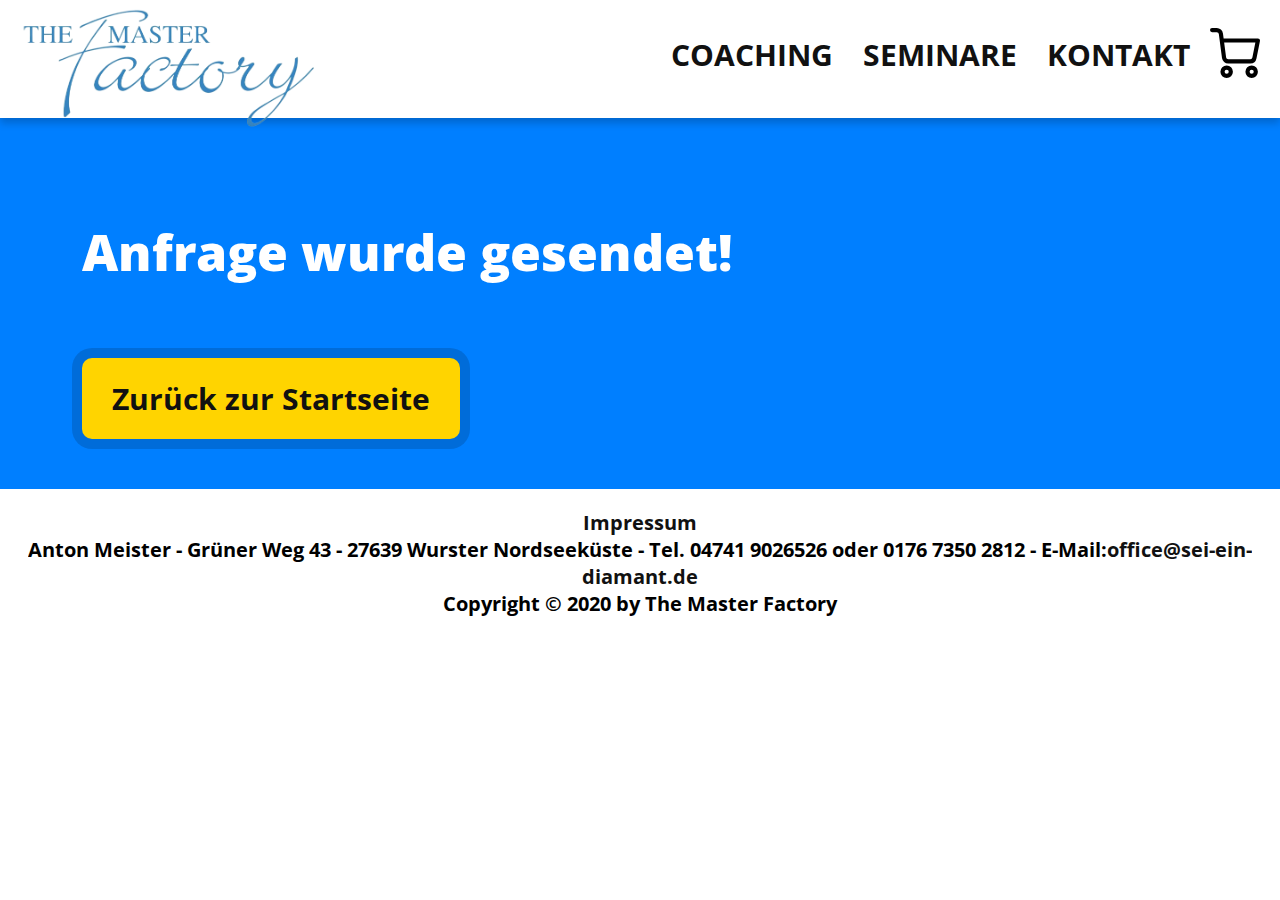
<file: ok.html>
<!DOCTYPE html>
<html>
<head>
	<meta name="google-site-verification" content="m4A-97sfaJcmwyA9k1h8DuiLmpRAgL2ss04mnO3Z4fM">
	<meta charset="UTF-8">

	<meta name="keywords" content="Anton Meister, Harri Braas, Cuxhaven, Wurster Nordseeküste, The Master Factory, Meister, Meisterstück, Trainer, Diamant, Seminare, Coaching, Vorträge, 
Workshop, Persönlichkeitsentwicklung, Schlüssel, Diamant-Programm, Mitarbeiter fördern, Gesundheitsunternehmen, Leadership, Führungskräfte, Bereichsleitung, Krankenpflege, 
Altenpflege, Krankenschwester, Gesundheits- und Krankenpfleger/in, Reichtum, Wohlstand, Finanzwelt, Fortbildung für Gesundheitsunternehmen, Krankenhaus, Seniorenheim, Erfolg, 
Wertschätzung, Leidenschaft, Resilienz, Selbstwert, Selbsterkenntnis, Achtsamkeit, Motivation, Handlungsfähigkeit, Wachstum, Glück, Disziplin, Meisterstück, Deutschlandweit, 
Geldmanagement, Seminaragentur, Coaching für Mitarbeiter, Humor, Fortbildungspunkte, Innerklinische Fortbildung, offene Seminare, Geld, Fachkrankenpflege, Mentaler Trainer, 
Mitarbeiter binden, Lösungen, Fluktuation, Beruf, Entscheidung">

	<title>Anton Meister</title>

	<link rel="stylesheet" type="text/css" href="style.css">
	<link rel="icon" href="img/logo2.png">
</head>
<body>
<nav>
	<a href="index.html" class="logo">Logo</a>
	<a href="copeCart.html" class="warenkorb">Warenkorb</a>
	<ul>
		<li><a href="Kontakt.html">Kontakt</a></li>
		<li><a href="Seminare.html">Seminare</a></li>
		<li><a href="Coaching.html">Coaching</a></li>
		</ul>
</nav>

<div class="header">
	
	<h1>Anfrage wurde gesendet!</h1>
	
	<a href="index.html" class="cta1 alt">Zurück zur Startseite</a>
</div>




<footer>
	<p><a href="impressum.html" class="imp">Impressum</a><br>Anton Meister - Grüner Weg 43 - 27639  Wurster Nordseeküste - Tel. 04741 9026526 oder 0176 7350 2812 - E-Mail:<a href="mailto:office@sei-ein-diamant.de" class="imp">office@sei-ein-diamant.de</a><br>Copyright © 2020 by The Master Factory</p>
</footer>

<div class="popup" id="popup">
	<div class="blanket"></div>
	<div class="content">
		<h2>Bitte geben Sie Ihre Daten ein</h2>
		<form action="formmailer.php" method="post">
			<div class="row">
			<div class="item">
			<label for="Vorname">Vorname</label>
			<input type="text" placeholder="Vorname" id="Vorname" name="Vorname">
			</div>
			<div class="item">
			<label for="Nachname">Nachname</label>
			<input type="text" placeholder="Nachname" id="Nachname" name="Nachname">
			</div>
			</div>
			<div class="row">
			<div class="item">
			<label for="Email">Email</label>
			<input type="text" placeholder="Email" id="Email" name="Email"> 
			</div>
			<div class="item">
			<label for="Postzleizahl">Postzleizahl</label>
			<input type="text" placeholder="PLZ" id="Postzleizahl" name="Postzleizahl">
			</div>
			</div>
			<button class="submit">Fertig</button>
		</form>
			<button class="close" onclick="hidePopup();"> Close</button>
	</div>
</div>

<script src="script.js" type="text/javascript"></script>

</body>
</html>
</file>
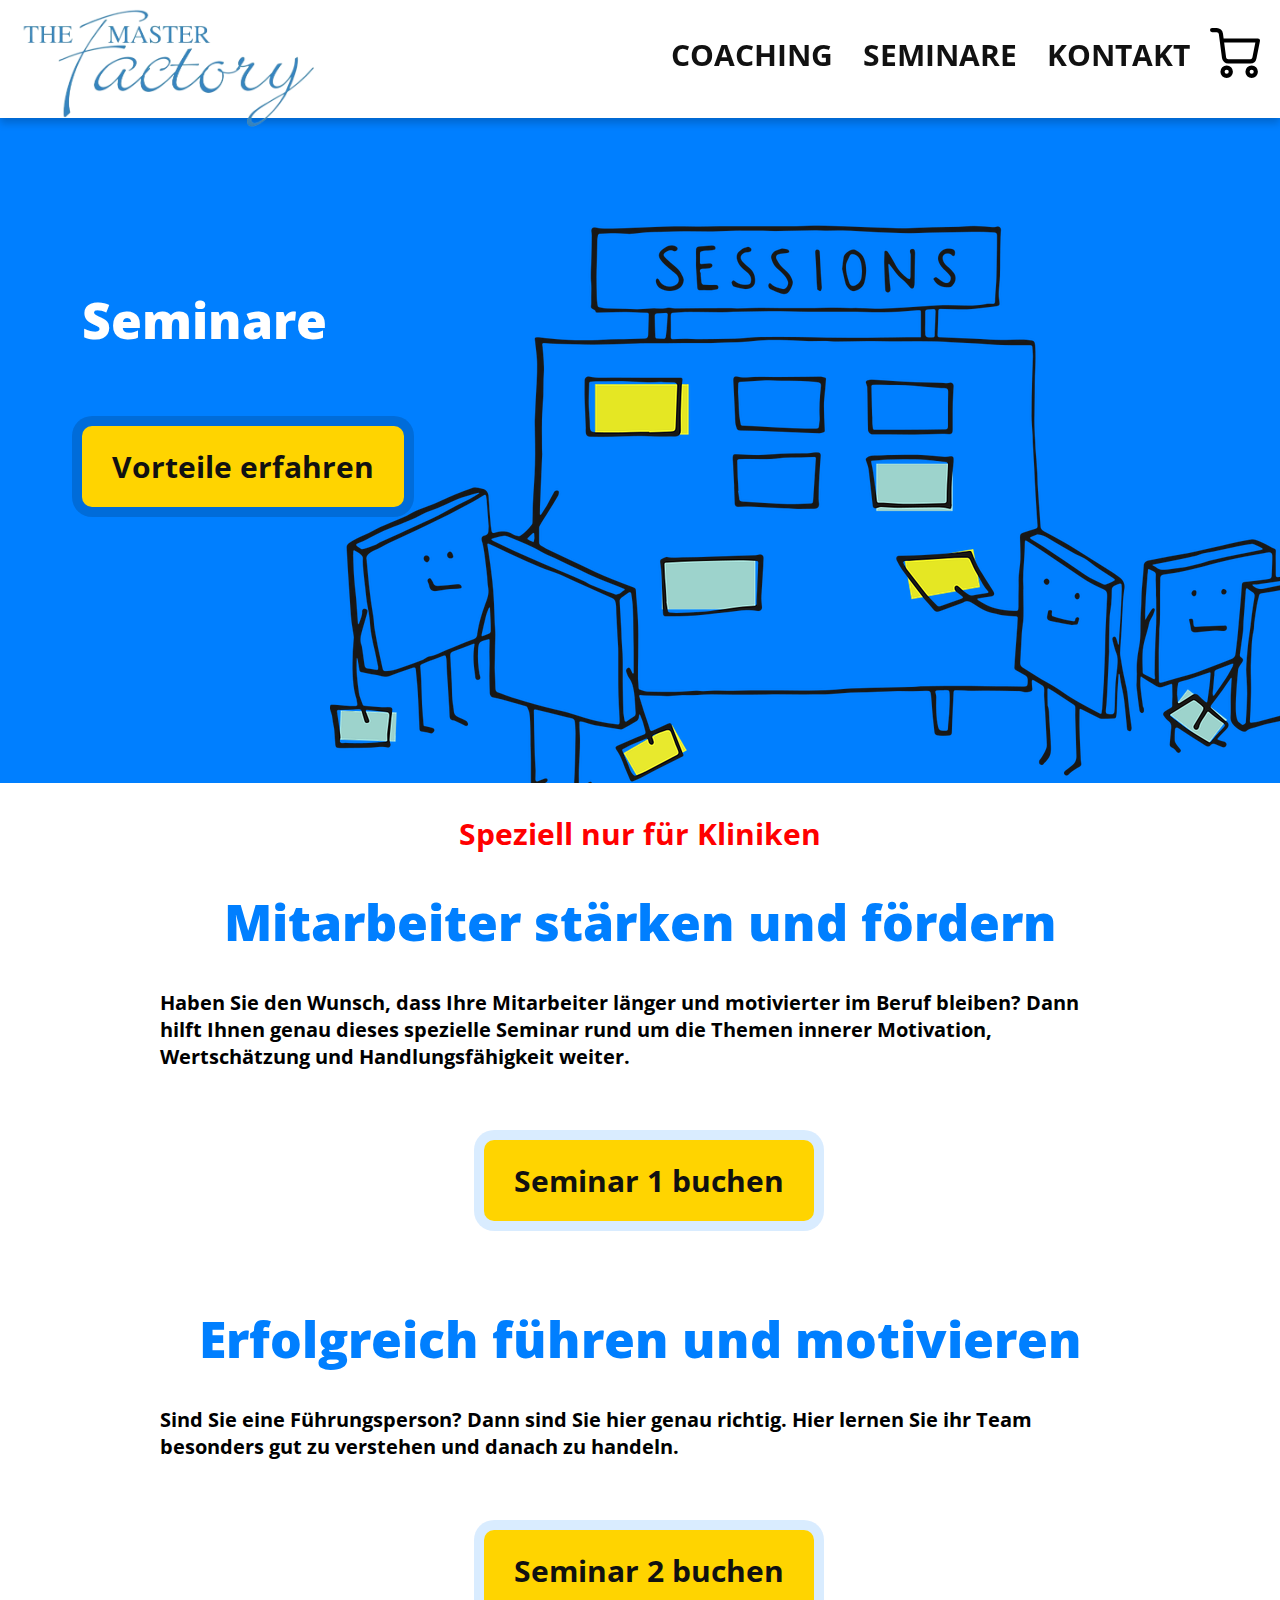
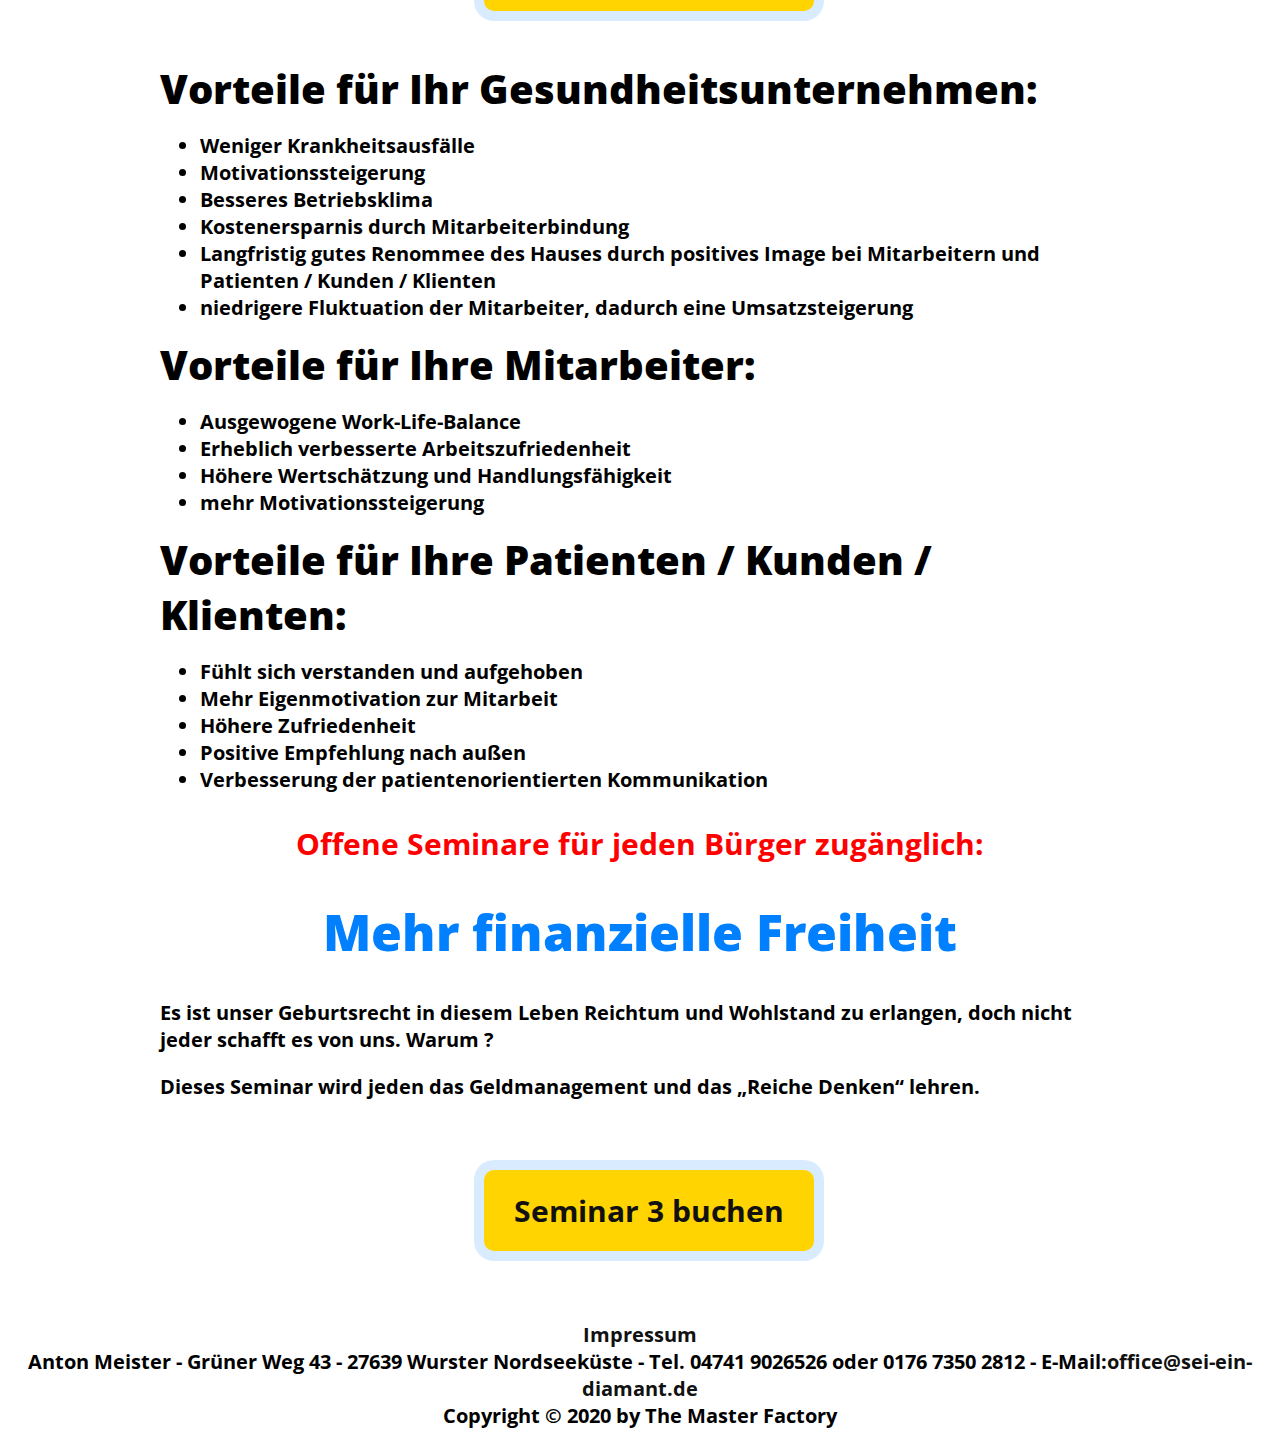
<file: Seminare.html>
<!DOCTYPE html>
<html>
<head>
	<meta name="google-site-verification" content="m4A-97sfaJcmwyA9k1h8DuiLmpRAgL2ss04mnO3Z4fM">
	<meta charset="UTF-8">

	<meta name="keywords" content="Anton Meister, Harri Braas, Cuxhaven, Wurster Nordseeküste, The Master Factory, Meister, Meisterstück, Trainer, Diamant, Seminare, Coaching, Vorträge, 
Workshop, Persönlichkeitsentwicklung, Schlüssel, Diamant-Programm, Mitarbeiter fördern, Gesundheitsunternehmen, Leadership, Führungskräfte, Bereichsleitung, Krankenpflege, 
Altenpflege, Krankenschwester, Gesundheits- und Krankenpfleger/in, Reichtum, Wohlstand, Finanzwelt, Fortbildung für Gesundheitsunternehmen, Krankenhaus, Seniorenheim, Erfolg, 
Wertschätzung, Leidenschaft, Resilienz, Selbstwert, Selbsterkenntnis, Achtsamkeit, Motivation, Handlungsfähigkeit, Wachstum, Glück, Disziplin, Meisterstück, Deutschlandweit, 
Geldmanagement, Seminaragentur, Coaching für Mitarbeiter, Humor, Fortbildungspunkte, Innerklinische Fortbildung, offene Seminare, Geld, Fachkrankenpflege, Mentaler Trainer, 
Mitarbeiter binden, Lösungen, Fluktuation, Beruf, Entscheidung">

	<title>Anton Meister</title>

	<link rel="stylesheet" type="text/css" href="style.css">
	<link rel="icon" href="img/logo2.png">
</head>
<body>

<nav>
	<a href="index.html" class="logo">Logo</a>
	<a href="copeCart.html" class="warenkorb">Warenkorb</a>
	<ul>
		<li><a href="Kontakt.html">Kontakt</a></li>
		<li><a href="Seminare.html">Seminare</a></li>
		<li><a href="Coaching.html">Coaching</a></li>
		</ul>
</nav>


<div class="seminareoben">
	<div class="header">
		<h1>Seminare<br>  </h1>
		<!-- <h1>Diamant<br>Programm</h1> -->
		<div class="bild7"></div>
		<a href="#vorteile" class="cta1">Vorteile erfahren</a>

	</div>
</div>


<div class="wrapper">
	<div class="seminare">

	<!-- <h1 class="big">Diamant Programm</h1> -->

	<h3>Speziell nur für Kliniken</h3>

	<h1>Mitarbeiter stärken und fördern</h1>
	
	<p>Haben Sie den Wunsch, dass Ihre Mitarbeiter länger und motivierter im Beruf bleiben? Dann hilft Ihnen genau dieses spezielle Seminar rund um die Themen innerer Motivation, Wertschätzung und Handlungsfähigkeit weiter.</p>

	<button class="cta1 alt2" onclick="showPopup();">Seminar 1 buchen</button>

	<h1>Erfolgreich führen und motivieren</h1>

	<p>Sind Sie eine Führungsperson? Dann sind Sie hier genau richtig. Hier lernen Sie ihr Team besonders gut zu verstehen und danach zu handeln.</p>
	<div id="vorteile"></div>
	<button class="cta1 alt2" onclick="showPopup();">Seminar 2 buchen</button>
	
	<h2>Vorteile für Ihr Gesundheitsunternehmen:</h2> 
	<ul>
		<li>Weniger Krankheitsausfälle</li>
		<li>Motivationssteigerung</li>
		<li>Besseres Betriebsklima</li>
		<li>Kostenersparnis durch Mitarbeiterbindung</li>
		<li>Langfristig gutes Renommee des Hauses durch positives Image bei Mitarbeitern und Patienten / Kunden / Klienten</li>
		<li>niedrigere Fluktuation der Mitarbeiter, dadurch eine Umsatzsteigerung</li> 
	</ul>

	<h2>Vorteile für Ihre Mitarbeiter:</h2>

	<ul>
		<li>Ausgewogene Work-Life-Balance</li>
		<li>Erheblich verbesserte Arbeitszufriedenheit</li> 
		<li>Höhere Wertschätzung und Handlungsfähigkeit</li> 
		<li>mehr Motivationssteigerung</li> 
	</ul>

	<h2>Vorteile für Ihre Patienten / Kunden / Klienten:</h2>

	<ul>
		<li>Fühlt sich verstanden und aufgehoben</li>
		<li>Mehr Eigenmotivation zur Mitarbeit</li> 
		<li>Höhere Zufriedenheit</li> 
		<li>Positive Empfehlung nach außen</li> 
		<li>Verbesserung der patientenorientierten Kommunikation</li> 
	</ul>

	<h3>Offene Seminare für jeden Bürger  zugänglich:</h3>

	<h1>Mehr finanzielle Freiheit</h1>

	<p>Es ist unser Geburtsrecht in diesem Leben Reichtum und Wohlstand zu erlangen, doch nicht jeder schafft es von uns. Warum ?</p>

	<p>Dieses Seminar wird jeden das Geldmanagement und das „Reiche Denken“ lehren.</p>

		<button class="cta1 alt2" onclick="showPopup();">Seminar 3 buchen</button>
	</div>
</div>

<footer>
	<p><a href="impressum.html" class="imp">Impressum</a><br>Anton Meister - Grüner Weg 43 - 27639  Wurster Nordseeküste - Tel. 04741 9026526 oder 0176 7350 2812 - E-Mail:<a href="mailto:office@sei-ein-diamant.de" class="imp">office@sei-ein-diamant.de</a><br>Copyright © 2020 by The Master Factory</p>
</footer>

<div class="popup" id="popup">
	<div class="blanket"></div>
	<div class="content">
		<h2>Bitte geben Sie Ihre Daten ein</h2>
		<form action="formmailer.php" method="post">
			<div class="row">
			<div class="item">
			<label for="Vorname">Vorname</label>
			<input type="text" placeholder="Vorname" id="Vorname" name="Vorname">
			</div>
			<div class="item">
			<label for="Nachname">Nachname</label>
			<input type="text" placeholder="Nachname" id="Nachname" name="Nachname">
			</div>
			</div>
			<div class="row">
			<div class="item">
			<label for="Email">Email</label>
			<input type="text" placeholder="Email" id="Email" name="Email"> 
			</div>
			<div class="item">
			<label for="Postzleizahl">Postzleizahl</label>
			<input type="text" placeholder="PLZ" id="Postzleizahl" name="Postzleizahl">
			</div>
			</div>
			<div class="row">
			<div class="item">
			<label for="Telefon">Telefon</label>
			<input type="text" placeholder="Telefonnummer" id="Telefon" name="Telefon"> 
			</div>
			</div>
			<div class="row">
			<div class="item2">
			<label for="Coaching">Coaching</label>
			<input type="checkbox" id="Coaching" name="Coaching" value="ausgewählt"> 
			</div>
			<div class="item2">
			<label for="Seminar1">Seminar1</label>
			<input type="checkbox" id="Seminar1" name="Seminar1" value="ausgewählt">
			</div>
			<div class="item2">
			<label for="Seminar2">Seminar2</label>
			<input type="checkbox" id="Seminar2" name="Seminar2" value="ausgewählt">
			</div>
			<div class="item2">
			<label for="Seminar3">Seminar3</label>
			<input type="checkbox" id="Seminar3" name="Seminar3" value="ausgewählt">
			</div>
			</div>
			<button class="submit">Fertig</button>
		</form>
			<button class="close" onclick="hidePopup();"> Close</button>
	</div>
</div>


<script src="script.js" type="text/javascript"></script>

</body>
</html>
</file>
<file: style.css>
@import url('https://fonts.googleapis.com/css2?family=Open+Sans:ital,wght@0,400;1,700&display=swap');
body{
font-family: 'Open Sans', sans-serif;
padding: 0;
margin: 0;
}
h1{
	font-weight: 800;
	font-size: 50px;
}
h2{
	font-weight: 800;
 	font-size: 40px;
}
h3{
	font-weight: bold;
	font-size: 30px;
}
h4{
	font-weight: bold;
	font-size: 20px;
}
p{
	font-weight: bold;
	font-size: 20px;
	margin: 30px, 0;
}
li{
	font-weight: bold;
	font-size: 20px;
	margin: 30px, 0;
}

button{
font-family: 'Open Sans', sans-serif;	
}

.wrapper{
width: 98%; 
max-width: 960px;
margin: 0 auto;
}
.pap{
text-align: center;
margin: 0 auto;
}
.sep{
width: 98%; 
max-width: 720px;
height: 5px;
background-color: #111111;
margin: 10px auto;
}

.header{
background-color: #007FFF;
height: 20%;
padding: 50px 20px;
box-sizing: border-box;
position: relative;
overflow: hidden;
margin-bottom: 50px;
margin: 0 auto;
}

.coaching .header{
padding: 5px 20px 50px 20px;
}
.seminareoben .header{
padding: 118px 20px 50px 20px;
}

.header h1{
	color:white;
	margin: 50px 0 50px 5%;
	z-index: 5;
}

.coaching .header h1{
	color:white;
	margin: 5% 0 50px 5%;
	z-index: 5;
}

}
.seminareoben .header h1{
	color:white;
	margin: 50px 0 50px 5%;
	z-index: 5;
}

.bild5{
background: url(img/Anton3.png) no-repeat 0 0;
background-size: auto;
width: 475px;
height: 527px;
float: right;
z-index: 0;
margin-left: -9%;
margin-right: 15%;
margin-top: -15%;
margin-bottom: -100px;
}
.bild6{
background: url(img/logo2.png) no-repeat 0 0;
background-size: auto;
width: 100%;
height: 443px;
float: right;
margin-top: -6%;
margin-right: -40%;
margin-left: -20%;

z-index: 999;

}
.bild7{
background: url(img/pixel.png) no-repeat 0 0;
background-size: auto;
width: 90%;
height: 640px;
float: right;
margin-top: -17%;
margin-right: -15%;
margin-bottom: -100px;
margin-left: -15%;
z-index: 999;
}
.name{
	font-size: 30px;
	font-weight: bold;
	color: white;
	float: right;
	margin-top: 350px;
	margin-left: -200px;
	margin-right: 2%;
}

/*yellow*/
a.cta1,
button.cta1{
font-size: 30px;
font-weight: bold;
color: #111111;
background:#FFD400; 
display: inline-block;
box-shadow: 0 0 0 10px rgba(0,0,0,.15);
padding: 20px 30px;
border-radius: 10px;
text-decoration:none;
outline: none;
border:none;
cursor: pointer;
margin: 22px 0 0 5%;
}
a.cta1.alt{
margin: 22px 0 0 5%;
}
a.cta1.alt2,
button.cta1.alt2{ 
box-shadow: 0 0 0 10px rgba(0,127,255,.15);
}

/*blue*/
a.cta2,
button.cta2{
font-size: 30px;
font-weight: bold;
color: white;
background:#007FFF; 
display: inline-block;
box-shadow: 0 0 0 10px rgba(0,127,255,.15);
padding: 20px 30px;
border-radius: 10px;
text-decoration:none;
outline: none;
border:none;
cursor: pointer;
text-align: center;
}

a.cta1:active,
a.cta1.alt:active,
a.cta1.alt2:active,
a.cta2:active,
button.submit:active,
button.cta1:active,
button.cta1.alt2:active,
button.cta2:active{
opacity: .7;
}
nav{
	height: 118px;
	background-color: white;
	box-shadow: 0 5px 8px rgba(0,0,0,.2);
	position: sticky;
	top: 0;
	z-index: 1;
}
nav .logo{
	display: block;
	width: 300px;
	height: 150px;
	position: absolute;
	margin-left: 20px;
	background:url(img/schriftzug.png) no-repeat 0 0;
	background-size: 100%;
	overflow: hidden;
	text-indent: -9999px;
}
nav .warenkorb{
	display: block;
	width: 50px;
	height: 50px;
	background: url(img/warenkorb.svg);
	float: right;
	text-indent: -9999px;
	overflow: hidden;
	margin: 28px 20px 35px 5px;
	background-size: 100%
	
	
}
nav ul{
	padding: 0;
	margin: 0 0 0 0;
}
nav ul li{
	padding: 0;
	margin: 0;
	display: block;
	float: right;
}
nav ul li a{
	display: block;
	height: 100%;
	box-sizing: border-box;
	font-size: 30px;
	font-weight: bold;
	text-transform: uppercase;
	color: #111111;
	text-decoration:none;
	padding: 35px 15px;
	line-height: 40px;
}

.seminare ul.kunden{
	padding: 0;
	margin: 0 0 0 0;
}
.seminare ul.kunden li{
	padding: 0;
	margin: 0;
	display: block;
	float: left;
	margin: 10px 0 20px 0;
}
.seminare ul.kunden li a{
	font-size: 30px;
	font-weight: bold;
	text-transform: uppercase;
	background-color: #FFD400;
	color: #111111;
	text-decoration:none;
	margin: 0 15px 0 25px;
}
.seminare ul.kunden li a:hover{
	color: #007FFF;
}
.seminare ul.kunden li a:active{
	color: rgba(0,0,0,0.7);
}
.meine-geschichte h1{
	text-align: center;
	margin:160px 0 10px 0;
	color: #007FFF;
	
}
.meine-geschichte p{
	margin-bottom: 50px;
}
.meine-geschichte span.span1{
	font-weight: bold;
	font-size: 30px;
	margin: 30px, 0;
	color:#F23C15 ;
	
}
.meine-geschichte span.span2{
	font-weight: bold;
	font-size: 20px;
	margin: 30px, 0;
	color:#007FFF;
	
}
.meine-geschichte a.cta2{
	margin: 20px 0 50px calc(50% - 324px);
}
.meine-geschichte a.cta1.alt2{
	margin: 20px 0 50px calc(50% - 130px);
}
#anmelden{
	margin: 50px 0 50px calc(50% - 134px);
}
#zu-den-seminaren{
	margin: 20px 0 50px calc(50% - 309px);
}
#zum-choching{
	float: right;
	margin: 20px calc(50% - 280px) 50px 0;
}
footer{
	text-align: center;
	

}
footer a{
	text-decoration: none;
	color: #111111;
	cursor: pointer;
}
footer a:hover{
	color: #007FFF;
}
footer a:active{
	opacity: 0.2;	
}
.coaching h2{
	text-align: center;
    margin-bottom: 50px;
}
.coaching h3{
	color: #007FFF;
	text-align: center;
}
.coaching button.cta2{

	left: 50%;
	margin: 50px 0 100px 345px; 
}

.seminare h1{
	color: blue;
	color: #007FFF;
	text-align: center;
}
.seminare h1.big{
	font-size: 60px;
	text-align: center;
}
.seminare h3{
	color: red;
	text-align: center;
}
.seminare h3.weil{
	color: #007FFF;
	text-align: left;
	margin: 10px 0 10px 0;
}
.seminare button.cta1.alt2{
	margin: 50px 0 50px calc(50% - 156.5px);
}
.seminare a.cta2{
	margin: 0 0 70px calc(50% - 132px);
}
.seminare ul.vorteile{
	color: #F23C15;
	margin: 0 0 0 0;
}
.seminare h2{
	margin: 0 0 10px 0;
}
.ctaig{
font-size: 30px;
font-weight: bold;
color: white;
background:#e74767; 
display: inline-block;
box-shadow: 0 0 0 10px rgba(0,127,255,.15);
padding: 20px 30px;
border-radius: 10px;
text-decoration:none;
outline: none;
border:none;
cursor: pointer;

}
.ctafb{
	font-size: 30px;
font-weight: bold;
color: white;
background:#3b5998; 
display: inline-block;
box-shadow: 0 0 0 10px rgba(0,127,255,.15);
padding: 20px 30px;
border-radius: 10px;
text-decoration:none;
outline: none;
border:none;
cursor: pointer;
}

.kontakt ul{
	margin-bottom: 70px;
	list-style-type: none;
}
.kontakt ul li{
	margin: 20px 0 30px 10%;
	
}
.kontakt ul li a{
	margin-bottom: 50px;
	
}



.popup{
	display: none;
	position: fixed;
	top: 0;
 	bottom: 0;
 	left: 0;
 	right: 0;
 	z-index: 2;
}
.popup.show{
	display: block;
}
 .popup .blanket{
 	background-color: rgba(0,0,0,.7);
 	position: absolute;
 	top: 0;
 	bottom: 0;
 	left: 0;
 	right: 0;

}
.popup .content{
box-sizing: border-box;
padding: 30px 40px;
width: 960px;
height: 600px;
background-color: white;
text-align: center;
position: absolute;
left: 50%;
top:50%;
margin-top: -300px;
margin-left: -480px;

}
.popup h2{
	margin: 0 0 20px ;
}
.popup button.submit{
font-size: 30px;
font-weight: bold;
color: #111111;
background:#FFD400; 
display: inline-block;
box-shadow: 0 0 0 10px rgba(0,0,0,.15);
padding: 20px 30px;
border-radius: 10px;
text-decoration:none;
outline: none;
border:none;
cursor: pointer;
margin: 30px 0 0 0;
}
button.submit:active{
	
}
.popup button.cta1.alt2{
	left: 50%;
	margin: 0;
	margin-top: 40px; 
}
.popup .close{
	width: 80px;
	height: 80px;
	background-color: #FF3300;
	position: absolute;
	 top: -30px;
	right: -20px;
	 border-radius: 50%;
	 border:none;
	 outline: none;
	 overflow: hidden;
	 text-indent: -999px;
	 cursor: pointer;

	}
	.popup .row {

	}
	.popup .row:after{
		content: '';
		display: table;
		clear: both;
	}

	.popup .item{
float: left;
width: 415px;
margin-left: 40px;

text-align: left;
}
.popup .item2{
	float: left;
	margin-left: 6%;
	margin-top: 40px;
}

.popup .item:first-child{
	margin-left: 0;
}

.popup .item label{
	display: block;
	font-size: 20px;
	font-weight: bold;
	margin-bottom: 10px;
	margin-top: 10px;
}
.popup .item2 label{
	
	font-size: 20px;
	font-weight: bold;
	margin-bottom: 10px;
	margin-top: 10px;
}

.popup .item input[type='text']{
	display: block;
	font-size: 30px;
	font-weight: bold;
	border: 4px solid #111111;
	height: 70px;
	box-sizing: border-box;
	width: 100%;
	padding: 15px 20px;
}
.popup .item2 input[type='checkbox']{
	display: inline-block;
	
	height: 40px;
	box-sizing: border-box;
	width: 40px;
	
}

.impressum{
	min-height: calc(100vh - 276px);
}
</file>
